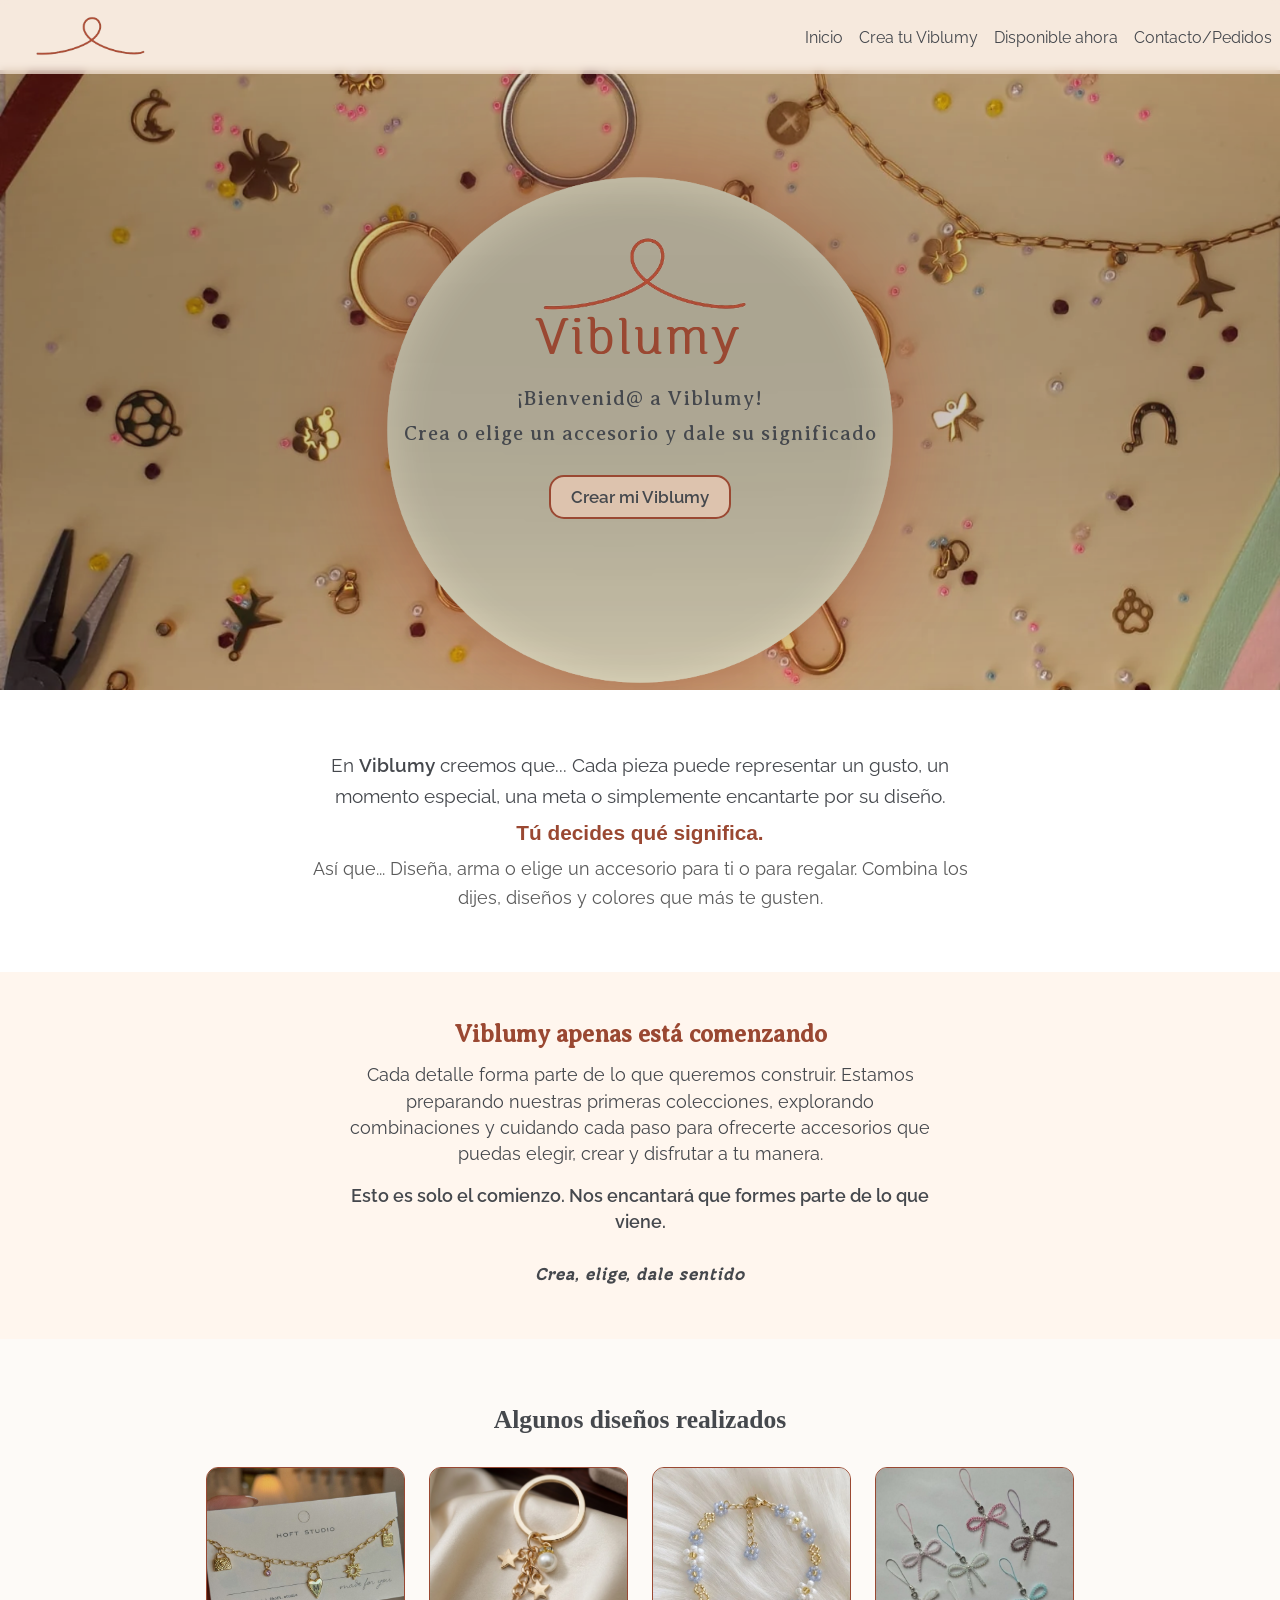
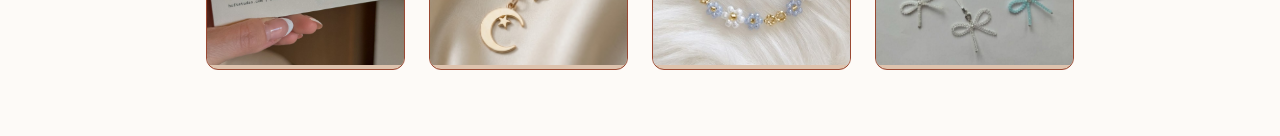
<file: index.html>
<!DOCTYPE html>
<html lang="en">

<head>
    <meta charset="UTF-8">
    <meta name="viewport" content="width=device-width, initial-scale=1.0">
    <title>Viblumy</title>
    <link rel="icon" href="images/viblumy_icon.ico">
    <link rel="stylesheet" href="https://cdn.jsdelivr.net/npm/bootstrap-icons@1.13.1/font/bootstrap-icons.min.css">
    <link rel="stylesheet" href="styles.css">
</head>

<body>
    <header>
        <img class="logo" src="./images/viblumy_icon.png" alt="Logo">
        <button id="abrir" class="abrir-menu"><i class="bi bi-list"></i></button>
        <nav class="nav" id="nav">
            <button class="cerrar-menu" id="cerrar"><i class="bi bi-x-circle"></i></button>
            <ul class="nav-list">
                <li><a href="index.html">Inicio</a></li>
                <li><a href="v_creaViblumy.html">Crea tu Viblumy</a></li>
                <li><a href="v_disponib.html">Disponible ahora</a></li>
                <li><a href="v_contact.html">Contacto/Pedidos</a></li>
            </ul>
        </nav>
    </header>

    <section id="inicio">
        <div class="hero-content">
            <img src="images/HeroFondo.png" alt="viblumy-hero" class="img-inicio">
            <div class="texto-hero">
                <img class="logo-hero" src="images/viblumy_icon.png" alt="Logo">
                <h1 class="viblumy-hero">Viblumy</h1>
                <p class="txt-inicio">¡Bienvenid@ a Viblumy!</p>
                <p class="txt-inicio">Crea o elige un accesorio y dale su significado</p>
                <br>
                <button class="boton-crear"><span><a href="v_creaViblumy.html" class="boton-crea">Crear mi Viblumy</a></span></button>
            </div>
        </div>
    </section>
    <section class="introduccion-viblumy">
        <div class="contenedor-texto">
            <p class="filosofia">
                En <strong>Viblumy</strong> creemos que... Cada pieza puede representar un gusto, un momento especial,
                una meta o simplemente encantarte por su diseño.
            </p>
            <p class="resalte">Tú decides qué significa.</p>
            <p class="accion">
                Así que... Diseña, arma o elige un accesorio para ti o para regalar. Combina los dijes, diseños y
                colores que más te gusten.
            </p>
        </div>
    </section>
    <section class="lanzamiento-viblumy">
        <div class="cont-lanzamiento-texto">
            <h2>Viblumy apenas está comenzando</h2>
            <p>Cada detalle forma parte de lo que queremos construir.
                Estamos preparando nuestras primeras colecciones, explorando combinaciones y cuidando cada paso para
                ofrecerte accesorios que puedas elegir, crear y disfrutar a tu manera.
            </p>
                <p class="despedida">
                Esto es solo el comienzo. Nos encantará que formes parte de lo que viene.
            </p>
            <p class="lema">
                <strong>Crea, elige, dale sentido</strong>
            </p>
        </div>
    </section>

    
        <h2 class="titulo-portafolio">Algunos diseños realizados</h2>
    <section class="portafolio-inicio-grid">    
        <article class="imagen-portafolio">
            <a href="v_pulserasCB.html"><img src="images/pulsera-portafolio.jpg" alt="portafolio" class="portafolio-img"></a>
        </article>
        <article class="imagen-portafolio">
            <a href="v_llaverosCB.html"><img src="images/llavero-portafolio.jpeg" alt="portafolio" class="portafolio-img"></a>
        </article>
        <article class="imagen-portafolio">
            <a href="v_pulserasCH.html"><img src="images/pulserachaqui-portafolio.jpg" alt="portafolio" class="portafolio-img"></a>
        </article>
        <article class="imagen-portafolio">
            <a href="v_llaverosCH.html"><img src="images/colgantes-portafolio.jpg" alt="portafolio" class="portafolio-img"></a>
        </article>
        <!--<article class="imagen-portafolio">
            <img src="images/dijes.jpeg" alt="portafolio" class="portafolio-img">
        </article>
        <article class="imagen-portafolio">
            <img src="images/dijes.jpeg" alt="portafolio" class="portafolio-img">
        </article>
        <article class="imagen-portafolio">
            <img src="images/dijes.jpeg" alt="portafolio" class="portafolio-img">
        </article>
        <article class="imagen-portafolio">
            <img src="images/dijes.jpeg" alt="portafolio" class="portafolio-img">
        </article>-->
    </section>

    <script src="script.js"></script>

</body>

</html>
</file>
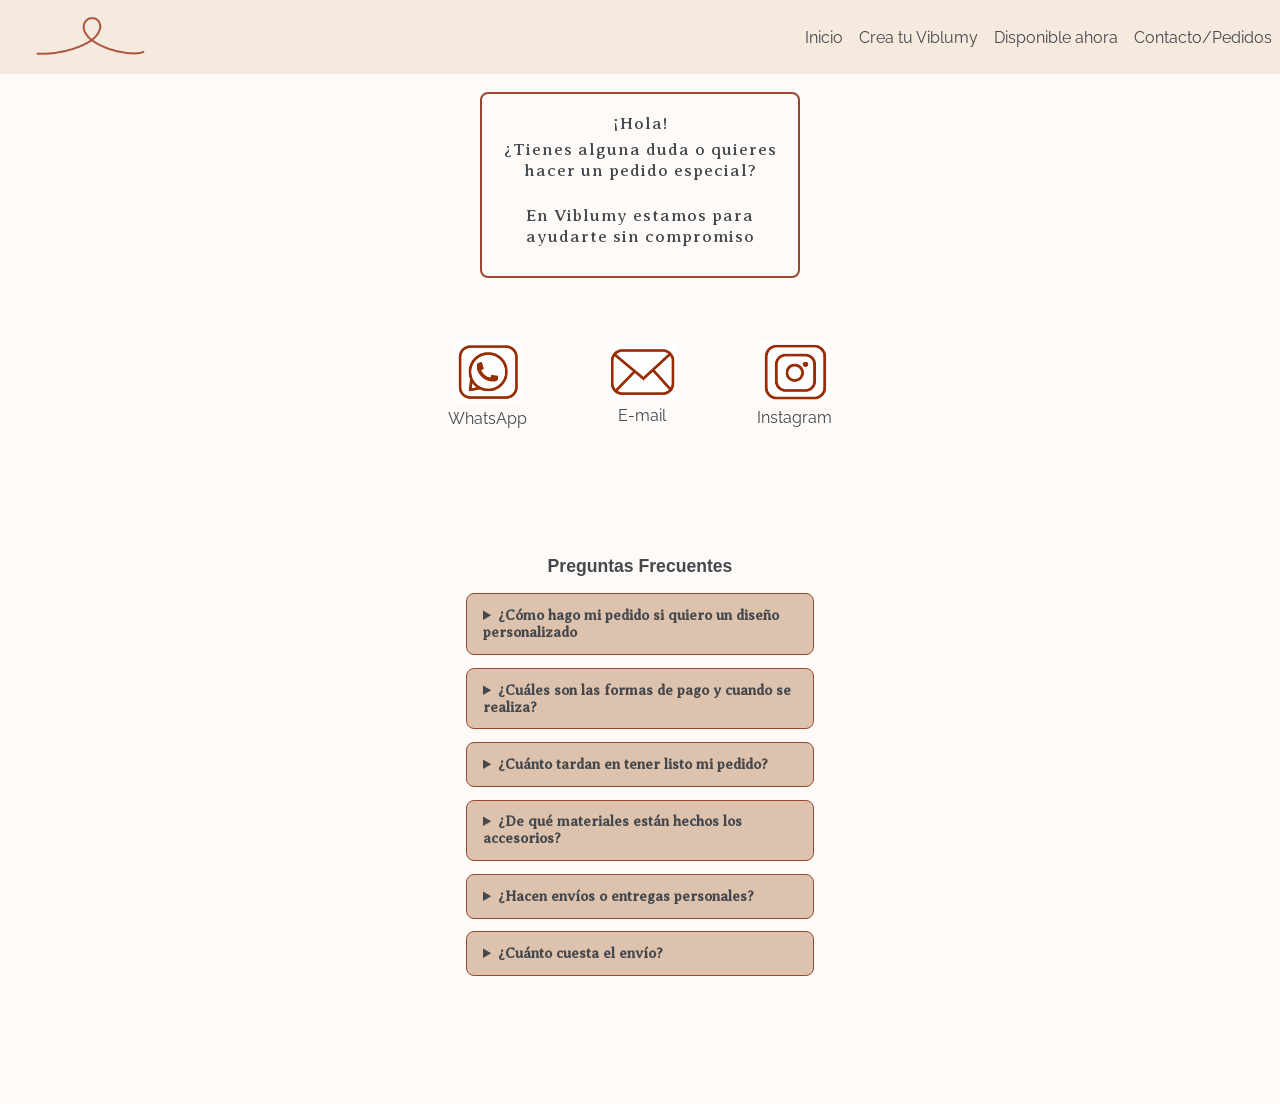
<file: v_contact.html>
<!DOCTYPE html>
<html lang="en">

<head>
    <meta charset="UTF-8">
    <meta name="viewport" content="width=device-width, initial-scale=1.0">
    <title>Viblumy</title>
    <link rel="icon" href="images/viblumy_icon.ico">
    <link rel="stylesheet" href="https://cdn.jsdelivr.net/npm/bootstrap-icons@1.13.1/font/bootstrap-icons.min.css">
    <link rel="stylesheet" href="styles.css">
</head>

<body>
    <header>
        <img class="logo" src="./images/viblumy_icon.png" alt="Logo">
        <button id="abrir" class="abrir-menu"><i class="bi bi-list"></i></button>
        <nav class="nav" id="nav">
            <button class="cerrar-menu" id="cerrar"><i class="bi bi-x-circle"></i></button>
            <ul class="nav-list">
                <li><a href="index.html">Inicio</a></li>
                <li><a href="v_creaViblumy.html">Crea tu Viblumy</a></li>
                <li><a href="v_disponib.html">Disponible ahora</a></li>
                <li><a href="v_contact.html">Contacto/Pedidos</a></li>
            </ul>
        </nav>
    </header>
    <script src="script.js"></script>

    <section class="contact">
        <div class="caja-mensaje">
            <p class="txtc txt-contacto1">¡Hola!</p>
            <p class="txtc txt-contacto">¿Tienes alguna duda o quieres hacer un pedido especial?</p>
            <br>
            <p class="txtc txt-contacto">En Viblumy estamos para ayudarte sin compromiso</p>
        </div>
        <div class="contenedor-btns-contacto">
            <a href="https://web.whatsapp.com/" target="_blank" class="btn-contacto">
                <img src="images/whatsapp_icon.png" alt="WhatsApp Icono">
                <span class="url-contacto">WhatsApp</span>
            </a>
            <a href="https://web.whatsapp.com/" target="_blank" class="btn-contacto">
                <img src="images/email_icon.png" alt="Email Icono">
                <span class="url-contacto">E-mail</span>
            </a>
            <a href="https://web.whatsapp.com/" target="_blank" class="btn-contacto">
                <img src="images/instagram_icon.png" alt="Instagram Icono">
                <span class="url-contacto">Instagram</span>
            </a>
        </div>
    </section>

    <section class="seccion-faq">
        <h3>Preguntas Frecuentes</h3>
        <details class="faq-item">
            <summary>¿Cómo hago mi pedido si quiero un diseño personalizado</summary>
            <p>¡Es súper fácil y tienes dos opciones dependiendo de lo que busques!</p>
            <li>
                <strong>Diseñando en nuestra web: </strong>
            </li>
            <p>Entra a la sección <strong>"Crea tu Viblumy"</strong> y selecciona el accesorio que deseas, después elige
                las piezas,
                dijes y elementos decorativos que más te gusten.
                Cuando termines, solo presiona el botón <strong>"Finalizar mi pedido por Whatsapp"</strong>. Tu diseño
                nos llegará de forma automática para ponernos de acuerdo contigo. 🙌</p>
            <li>
                <strong>Con una idea propia o referencia: </strong>
            </li>
            <p>Si deseas un accesorio diferente o tienes una foto de referencia de algo que te encantó, escribenos
                directamente por <strong>Whatsapp</strong> o <strong>Instagram</strong>.
                Cuéntanos tu idea para confirmar si podemos hacerla y darte una cotización a tu medida. ⭐​</p>

        </details>
        <details class="faq-item">
            <summary>¿Cuáles son las formas de pago y cuando se realiza?</summary>
            <p>Una vez que recibimos tu diseño o idea por mensaje, <strong>revisamos nuestro inventario para confirmarte
                    la
                    existencia de todas tus piezas</strong> y darte tu total exacto.</p>
            <p>Si todo está listo, te compartiremos nuestros datos bancarios para realizar el pago mediante
                <strong>transferencia electrónica</strong>.
                En cuanto nos envíes tu comprobante, comenzaremos a armar tu accesorio con mucho cariño. 💗​</p>

        </details>
        <details class="faq-item">
            <summary>¿Cuánto tardan en tener listo mi pedido?</summary>
            <ul>
                <li><strong>Diseños personalizados:</strong> </li>
                <p>Nos toma de <strong>1 a 2 días hábiles</strong> armar tu accesorio con mucho cuidado antes de que
                    salga a su destino. De igual manera, te mantendremos
                    al tanto de cada paso: te informaremos cuando tu pieza esté terminada y empacada, cuando esté lista
                    para salir y en el momento exacto en que haya sido enviada.</p>
                <li><strong>Diseños listos para enviar:</strong> </li>
                <p>Si eliges una pieza de nuestra colección inmediata, te avisaremos en cada paso del proceso: cuando
                    esté
                    lista para salir y en el momento exacto en que sea enviada.</p>
                <li><strong>Tiempos de envío:</strong> </li>
                <p>Una vez en paquetería, tu pedido tardará entre 2 y 5 días hábiles en llegar a tu puerta. 🚪</p>
            </ul>

        </details>
        <details class="faq-item">
            <summary>¿De qué materiales están hechos los accesorios?</summary>
            <p>En <strong>Viblumy</strong> tu confianza es lo primero, por eso seleccionamos materiales duraderos y de
                alta calidad.
                Para nuestras piezas de acero inoxidable manejamos las clasificaciones <strong>304 y 316</strong>
                (altamente
                resistentes).</p>
            <p>En cuanto a nuestras cuentas, chaquiras y elementos decorativos, cuidamos minuciosamente su calidad para
                asegurar que tus accesorios mantengan su brillo y color por mucho más tiempo. ✨​</p>


        </details>
        <details class="faq-item">
            <summary>¿Hacen envíos o entregas personales?</summary>
            <p>¡Llegamos a donde estés!</p>
            <ul>
                <li><strong>Envíos a todo México:</strong> </li>
                <p>Hacemos envíos nacionales de forma segura a cualquier estado de la república. Al confirmar tu pedido,
                    te
                    solicitaremos tus datos para cotizar y programar tu envío. 🚚​</p>
                <li><strong>¿Eres de Autlán de Navarro, Cihuatlán o Melaque?</strong>
                    <p>¡Por favor, <strong>haznos saber de cuál de estos tres lugares nos escribes</strong> al momento
                        de levantar tu pedido por
                        Whatsapp o Instagram!</p>
                    <ul>
                        <li><strong>Si estamos en tu mismo municipio esa semana:</strong> </li>
                        <p>Podremos coordinar una entrega sin costo en un punto medio, o enviártelo a tu puerta con un
                            <strong>repartidor
                                local por una tarifa muy accesible</strong>. 🛵​</p>
                        <li><strong>Si nos encontramos en un municipio diferente (por ejemplo, en vacaciones):</strong>
                        </li>
                        <p>¡No te preocupes! De igual manera te haremos llegar tu pedido directo a tu domicilio, pero
                            utilizando
                            el servicio de <strong>paquetería</strong>. 📦</p>
                </li>
            </ul>
            </ul>

        </details>
        <details class="faq-item">
            <summary>¿Cuánto cuesta el envío?</summary>
            <p>El costo dependerá del tipo de entrega que elijas según nuestra ubicación de la semana:</p>
            <ul>
                <li><strong>Reparto local (Autlán, Cihuatlán o Melaque)</strong></li>
                <p>Si nos encontramos en tu mismo municipio, el envío a domicilio con nuestro repartidor tiene una
                    tarifa fija muy accesible (por ejemplo, entre <strong>$30 y $50 pesos</strong>, dependiendo de la
                    zona).</p>
                <li><strong>Envíos nacionales:</strong> </li>
                <p>Si tu pedido se envía a otro municipio de la república o nos encontramos en un municipio diferente al
                    tuyo, el envío se realiza por paquetería tradicional. Al momento de escribirnos, te daremos la
                    cotización exacta según tu código postal.</p>
            </ul>
            <p>Recuerda que si prefieres la entrega en un punto medio céntrico o pasar a recogerlo, ¡es totalmente gratis!</p>

        </details>
    </section>

</body>

</html>
</file>
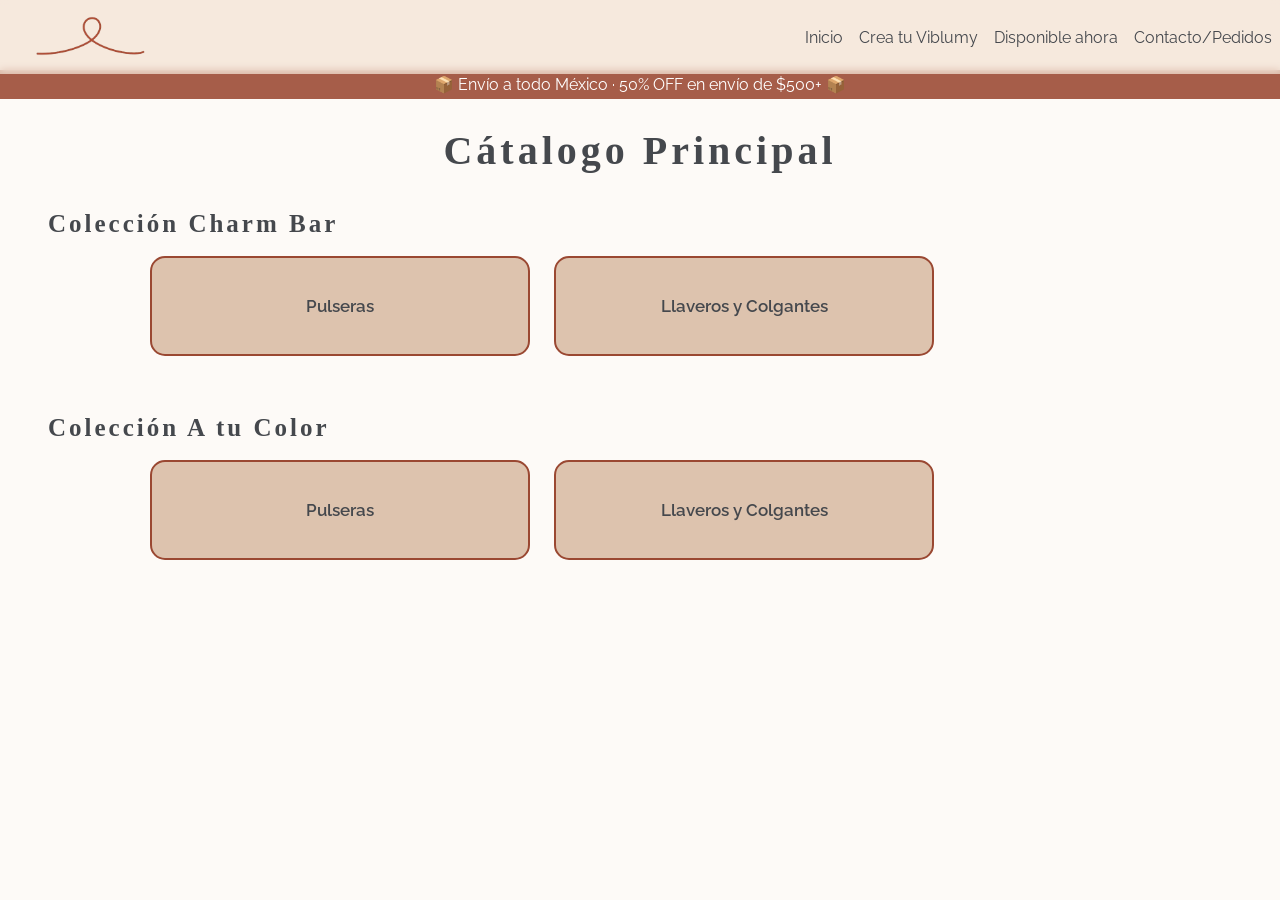
<file: v_creaViblumy.html>
<!DOCTYPE html>
<html lang="en">

<head>
    <meta charset="UTF-8">
    <meta name="viewport" content="width=device-width, initial-scale=1.0">
    <title>Viblumy</title>
    <link rel="icon" href="images/viblumy_icon.ico">
    <link rel="stylesheet" href="https://cdn.jsdelivr.net/npm/bootstrap-icons@1.13.1/font/bootstrap-icons.min.css">
    <link rel="stylesheet" href="styles.css">
</head>

<body>
    <header>
        <img class="logo" src="./images/viblumy_icon.png" alt="Logo">
        <button id="abrir" class="abrir-menu"><i class="bi bi-list"></i></button>
        <nav class="nav" id="nav">
            <button class="cerrar-menu" id="cerrar"><i class="bi bi-x-circle"></i></button>
            <ul class="nav-list">
                <li><a href="index.html">Inicio</a></li>
                <li><a href="v_creaViblumy.html">Crea tu Viblumy</a></li>
                <li><a href="v_disponib.html">Disponible ahora</a></li>
                <li><a href="v_contact.html">Contacto/Pedidos</a></li>
            </ul>
        </nav>
    </header>

    <div class="marquesina">
        <p> 📦 Envío a todo México · 50% OFF en envío de $500+ 📦 </p>
    </div>

    </section>
    <section class="catalofo-crear">
        <div class="contenedor-crear">
            <h2 class="title-cat">Cátalogo Principal</h2>
            <h3 class="subt-cat">Colección Charm Bar</h3>
            <div class="charm-bar">
                <a class="btn boton-pulseras-charm" href="v_pulserasCB.html">Pulseras</a>
                <a class="btn boton-colgantes-charm" href="v_llaverosCB.html">Llaveros y Colgantes</a>
                <h3 class="subt-cat">Colección A tu Color</h3>
                <div class="chaquis">
                    <a class="btn boton-pulseras-chaqui" href="v_pulserasCH.html">Pulseras</a>
                    <a class="btn boton-colgantes-chaqui" href="v_llaverosCH.html">Llaveros y Colgantes</a>
                </div>
            </div>
    </section>


    <script src="script.js"></script>
</body>

</html>
</file>
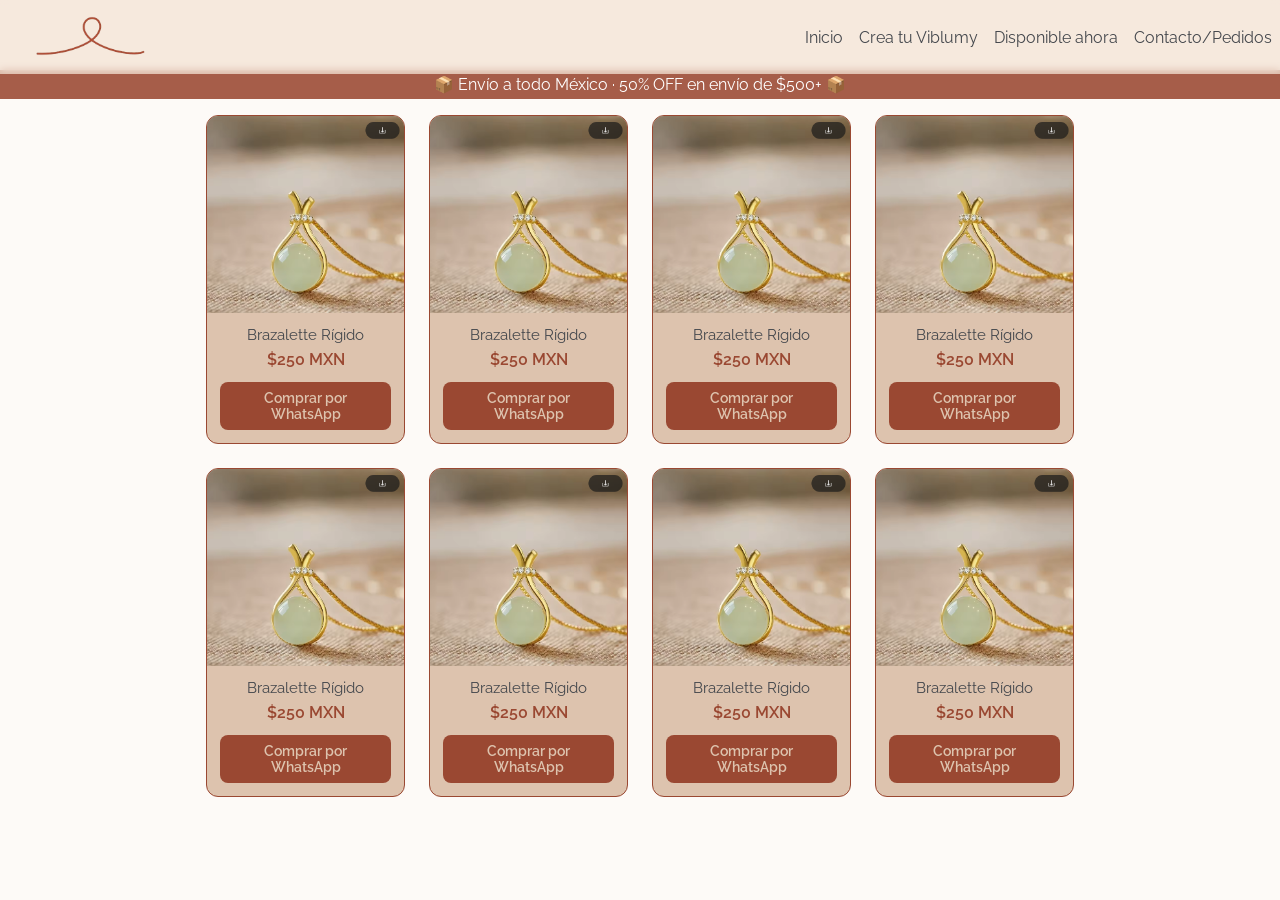
<file: v_disponib.html>
<!DOCTYPE html>
<html lang="en">

<head>
    <meta charset="UTF-8">
    <meta name="viewport" content="width=device-width, initial-scale=1.0">
    <title>Viblumy</title>
    <link rel="icon" href="images/viblumy_icon.ico">
    <link rel="stylesheet" href="https://cdn.jsdelivr.net/npm/bootstrap-icons@1.13.1/font/bootstrap-icons.min.css">
    <link rel="stylesheet" href="styles.css">
</head>

<body>

    <header>
        <img class="logo" src="./images/viblumy_icon.png" alt="Logo">
        <button id="abrir" class="abrir-menu"><i class="bi bi-list"></i></button>
        <nav class="nav" id="nav">
            <button class="cerrar-menu" id="cerrar"><i class="bi bi-x-circle"></i></button>
            <ul class="nav-list">
                <li><a href="index.html">Inicio</a></li>
                <li><a href="v_creaViblumy.html">Crea tu Viblumy</a></li>
                <li><a href="v_disponib.html">Disponible ahora</a></li>
                <li><a href="v_contact.html">Contacto/Pedidos</a></li>
            </ul>
        </nav>
    </header>

    <div class="marquesina">
    <p> 📦 Envío a todo México · 50% OFF en envío de $500+ 📦 </p>
  </div>

    <!-- <div class="filtros-disponible">
        <button class="btn-filtro-da activa" data-cat="todos">Todos</button>
        <button class="btn-filtro-da" data-cat="joyeria">Joyería</button>
        <button class="btn-filtro-da" data-cat="viblumy">Diseños de Viblumy</button>
    </div>-->

    <section class="catalogo-grid">
        <article class="tarjeta-producto tarjeta-disponible" data-cat="joyeria">
            <img src="images/DijeCorazon.png" alt="Dije Corazón" class="producto-img">
            <div class="producto-info">
                <h3 class="producto-titulo">Brazalette Rígido</h3>
                <p class="producto-precio">$250 MXN</p>

                <button type="button" class="btn-comprar btn-comprar-directo" data-nombre="Brazalette Rígido"
                    data-precio="250">
                    Comprar por WhatsApp
                </button>
            </div>
        </article>
        <article class="tarjeta-producto tarjeta-disponible" data-cat="viblumy">
            <img src="images/DijeCorazon.png" alt="Dije Corazón" class="producto-img">
            <div class="producto-info">
                <h3 class="producto-titulo">Brazalette Rígido</h3>
                <p class="producto-precio">$250 MXN</p>

                <button type="button" class="btn-comprar btn-comprar-directo" data-nombre="Brazalette Rígido"
                    data-precio="250">
                    Comprar por WhatsApp
                </button>
            </div>
        </article>
        <article class="tarjeta-producto tarjeta-disponible" data-cat="joyeria">
            <img src="images/DijeCorazon.png" alt="Dije Corazón" class="producto-img">
            <div class="producto-info">
                <h3 class="producto-titulo">Brazalette Rígido</h3>
                <p class="producto-precio">$250 MXN</p>

                <button type="button" class="btn-comprar btn-comprar-directo" data-nombre="Brazalette Rígido"
                    data-precio="250">
                    Comprar por WhatsApp
                </button>
            </div>
        </article>
        <article class="tarjeta-producto tarjeta-disponible" data-cat="viblumy">
            <img src="images/DijeCorazon.png" alt="Dije Corazón" class="producto-img">
            <div class="producto-info">
                <h3 class="producto-titulo">Brazalette Rígido</h3>
                <p class="producto-precio">$250 MXN</p>

                <button type="button" class="btn-comprar btn-comprar-directo" data-nombre="Brazalette Rígido"
                    data-precio="250">
                    Comprar por WhatsApp
                </button>
            </div>
        </article>
        <article class="tarjeta-producto tarjeta-disponible" data-cat="joyeria">
            <img src="images/DijeCorazon.png" alt="Dije Corazón" class="producto-img">
            <div class="producto-info">
                <h3 class="producto-titulo">Brazalette Rígido</h3>
                <p class="producto-precio">$250 MXN</p>

                <button type="button" class="btn-comprar btn-comprar-directo" data-nombre="Brazalette Rígido"
                    data-precio="250">
                    Comprar por WhatsApp
                </button>
            </div>
        </article>
        <article class="tarjeta-producto tarjeta-disponible" data-cat="viblumy">
            <img src="images/DijeCorazon.png" alt="Dije Corazón" class="producto-img">
            <div class="producto-info">
                <h3 class="producto-titulo">Brazalette Rígido</h3>
                <p class="producto-precio">$250 MXN</p>

                <button type="button" class="btn-comprar btn-comprar-directo" data-nombre="Brazalette Rígido"
                    data-precio="250">
                    Comprar por WhatsApp
                </button>
            </div>
        </article>
        <article class="tarjeta-producto tarjeta-disponible" data-cat="joyeria">
            <img src="images/DijeCorazon.png" alt="Dije Corazón" class="producto-img">
            <div class="producto-info">
                <h3 class="producto-titulo">Brazalette Rígido</h3>
                <p class="producto-precio">$250 MXN</p>

                <button type="button" class="btn-comprar btn-comprar-directo" data-nombre="Brazalette Rígido"
                    data-precio="250">
                    Comprar por WhatsApp
                </button>
            </div>
        </article>
        <article class="tarjeta-producto tarjeta-disponible" data-cat="viblumy">
            <img src="images/DijeCorazon.png" alt="Dije Corazón" class="producto-img">
            <div class="producto-info">
                <h3 class="producto-titulo">Brazalette Rígido</h3>
                <p class="producto-precio">$250 MXN</p>

                <button type="button" class="btn-comprar btn-comprar-directo" data-nombre="Brazalette Rígido"
                    data-precio="250">
                    Comprar por WhatsApp
                </button>
            </div>
        </article>
    </section>

    <script src="script.js"></script>

</body>

</html>
</file>
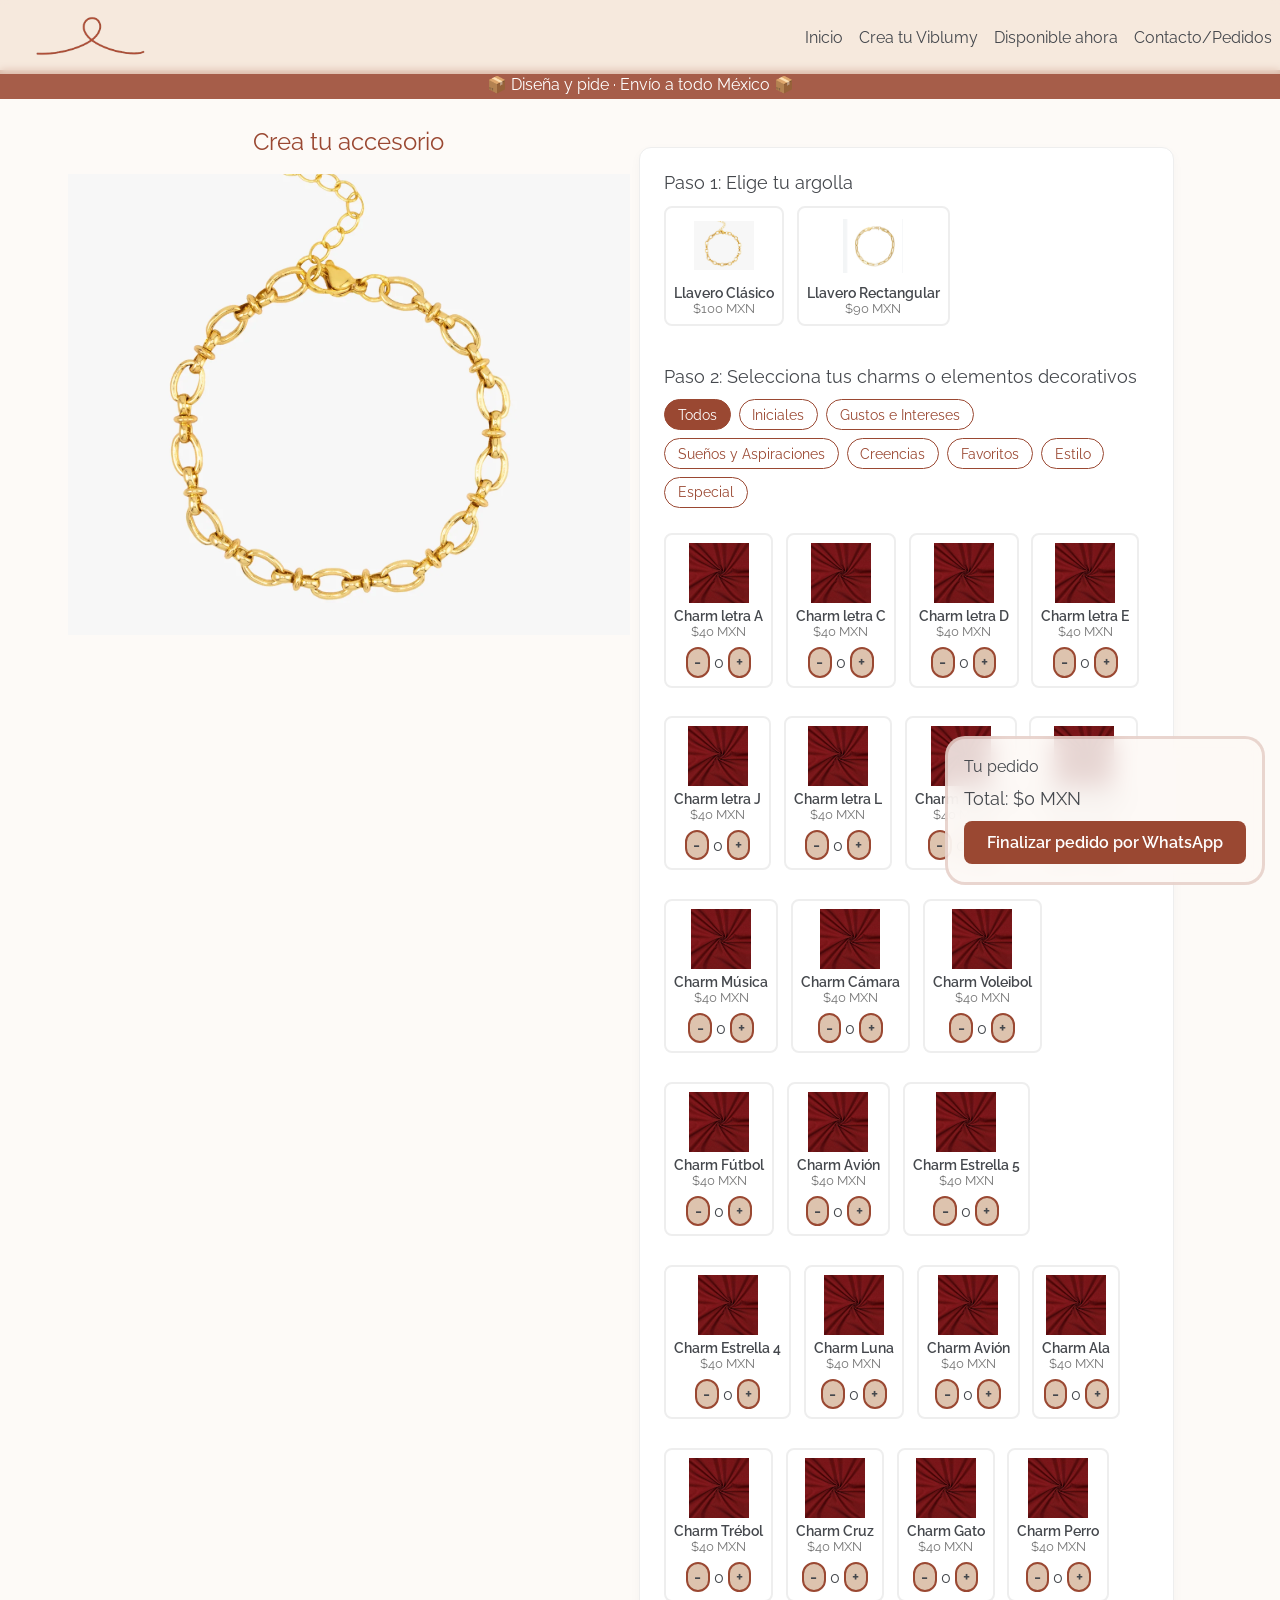
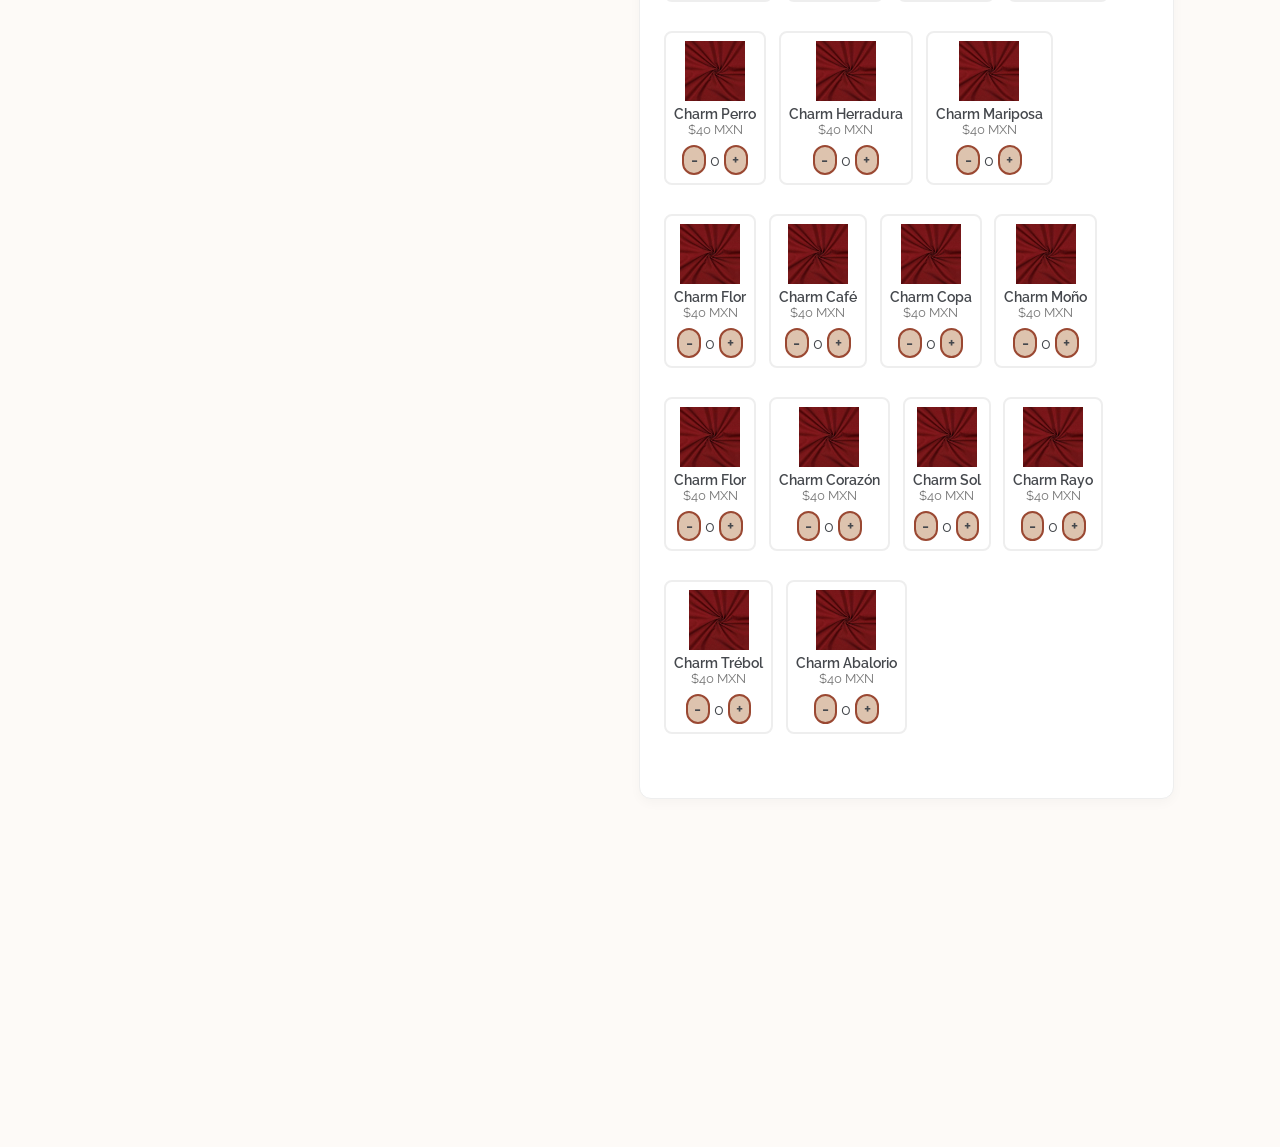
<file: v_llaverosCB.html>
<!DOCTYPE html>
<html lang="es">

<head>
  <meta charset="UTF-8">
  <meta name="viewport" content="width=device-width, initial-scale=1.0">
  <title>Viblumy</title>
  <link rel="icon" href="images/viblumy_icon.ico">
  <link rel="stylesheet" href="https://cdn.jsdelivr.net/npm/bootstrap-icons@1.13.1/font/bootstrap-icons.min.css">
  <link rel="stylesheet" href="styles.css">
</head>

<body>
  <header>
    <img class="logo" src="./images/viblumy_icon.png" alt="Logo">
    <button id="abrir" class="abrir-menu"><i class="bi bi-list"></i></button>
    <nav class="nav" id="nav">
      <button class="cerrar-menu" id="cerrar"><i class="bi bi-x-circle"></i></button>
      <ul class="nav-list">
        <li><a href="index.html">Inicio</a></li>
        <li><a href="v_creaViblumy.html">Crea tu Viblumy</a></li>
        <li><a href="v_disponib.html">Disponible ahora</a></li>
        <li><a href="v_contact.html">Contacto/Pedidos</a></li>
      </ul>
    </nav>
  </header>

  <div class="marquesina">
    <p>📦 Diseña y pide · Envío a todo México 📦</p>
  </div>

  <main class="personalizador-wrapper">
    <!-- COLUMNA IZQUIERDA: LIENZO Y PREVISUALIZACIÓN -->
    <section class="lienzo-seccion">
      <h3 class="titulo-lienzo">Crea tu accesorio</h3>
      <div class="lienzo-contenedor">
        <!-- Foto de la base seleccionada -->
        <img id="pulsera-actual" src="images/pulsera.png" alt="Base Llavero" class="img-base">
      </div>
    </section>

    <!-- TICKET FLOTANTE / LATERAL (INICIALIZADO VACÍO) -->
    <aside class="ticket-sección">
      <div class="ticket-flotante">
        <div class="ticket-contenido">
          <h3>Tu pedido</h3>

          <div id="lista-pedido"></div>

          <div class="ticket-total">
            <strong>Total: <span id="precio-total">$0 MXN</span></strong>
          </div>

          <button id="btn-whatsapp" class="btn-finalizar">
            Finalizar pedido por WhatsApp
          </button>
        </div>
      </div>
    </aside>

    <!-- COLUMNA DERECHA: PANEL DE OPCIONES -->
    <section class="panel-seccion">

      <!-- 1. SELECCIONAR BASE DE LLAVERO -->
      <div class="bloque-opcion">
        <h3 class="subtitulo-seccion">Paso 1: Elige tu argolla</h3>
        <div class="pulsera-grid">
          <!-- Llavero Base 1 -->
          <div class="tarjeta-pulsera" data-nombre="Llavero Clásico" data-estilo="clasica" data-img="images/pulsera.png"
            data-tipo="llavero">
            <img src="images/pulsera.png" alt="Llavero Clásico">
            <p class="nombre">Llavero Clásico</p>
            <p class="precio">$100 MXN</p>
          </div>
          <!-- Llavero Base 2 -->
          <div class="tarjeta-pulsera" data-nombre="Llavero Rectangular" data-estilo="rectangular"
            data-img="images/pulsera2.png" data-tipo="llavero">
            <img src="images/pulsera2.png" alt="Llavero Rectangular">
            <p class="nombre">Llavero Rectangular</p>
            <p class="precio">$90 MXN</p>
          </div>
        </div>
      </div> <!-- Fin Paso 1 -->

      <!-- 2. SELECCIONAR CHARMS o ELEMENTOS DECORATIVOS -->
      <div class="bloque-opcion">
        <h3 class="subtitulo-seccion">Paso 2: Selecciona tus charms o elementos decorativos</h3>

        <div class="filtros-contenedor">
          <!-- Pestañas Principales (Categorías) -->
          <div class="pestañas-categorias">
            <button class="btn-cat activa" data-cat="todos">Todos</button>
            <button class="btn-cat" data-cat="iniciales">Iniciales</button>
            <button class="btn-cat" data-cat="gustos">Gustos e Intereses</button>
            <button class="btn-cat" data-cat="sueños">Sueños y Aspiraciones</button>
            <button class="btn-cat" data-cat="creencias">Creencias</button>
            <button class="btn-cat" data-cat="favoritos">Favoritos</button>
            <button class="btn-cat" data-cat="estilo">Estilo</button>
            <button class="btn-cat" data-cat="especial">Especial</button>
          </div>

          <!-- Cuadrícula de charms -->
          <div class="charm-grid" id="catalogo-charms">
            <!-- Dijes Iniciales -->
            <div class="tarjeta-charm" data-id="charm-A" data-nombre="Charm letra A" data-cat="iniciales"
              data-img="images/dijes.jpeg">
              <img src="images/dijes.jpeg" alt="letra A">
              <p class="nombre">Charm letra A</p>
              <p class="precio">$40 MXN</p>
              <div class="contador-box">
                <button class="btn-cant btn-restar">-</button>
                <span class="cant-num">0</span>
                <button class="btn-cant btn-sumar">+</button>
              </div>
            </div>
            <div class="tarjeta-charm" data-id="charm-C" data-nombre="Charm letra C" data-cat="iniciales"
              data-img="images/dijes.jpeg">
              <img src="images/dijes.jpeg" alt="letra C">
              <p class="nombre">Charm letra C</p>
              <p class="precio">$40 MXN</p>
              <div class="contador-box">
                <button class="btn-cant btn-restar">-</button>
                <span class="cant-num">0</span>
                <button class="btn-cant btn-sumar">+</button>
              </div>
            </div>
            <div class="tarjeta-charm" data-id="charm-D" data-nombre="Charm letra D" data-cat="iniciales"
              data-img="images/dijes.jpeg">
              <img src="images/dijes.jpeg" alt="letra D">
              <p class="nombre">Charm letra D</p>
              <p class="precio">$40 MXN</p>
              <div class="contador-box">
                <button class="btn-cant btn-restar">-</button>
                <span class="cant-num">0</span>
                <button class="btn-cant btn-sumar">+</button>
              </div>
            </div>
            <div class="tarjeta-charm" data-id="charm-E" data-nombre="Charm letra E" data-cat="iniciales"
              data-img="images/dijes.jpeg">
              <img src="images/dijes.jpeg" alt="letra E">
              <p class="nombre">Charm letra E</p>
              <p class="precio">$40 MXN</p>
              <div class="contador-box">
                <button class="btn-cant btn-restar">-</button>
                <span class="cant-num">0</span>
                <button class="btn-cant btn-sumar">+</button>
              </div>
            </div>
            <div class="tarjeta-charm" data-id="charm-J" data-nombre="Charm letra J" data-cat="iniciales"
              data-img="images/dijes.jpeg">
              <img src="images/dijes.jpeg" alt="letra J">
              <p class="nombre">Charm letra J</p>
              <p class="precio">$40 MXN</p>
              <div class="contador-box">
                <button class="btn-cant btn-restar">-</button>
                <span class="cant-num">0</span>
                <button class="btn-cant btn-sumar">+</button>
              </div>
            </div>
            <div class="tarjeta-charm" data-id="charm-L" data-nombre="Charm letra L" data-cat="iniciales"
              data-img="images/dijes.jpeg">
              <img src="images/dijes.jpeg" alt="letra L">
              <p class="nombre">Charm letra L</p>
              <p class="precio">$40 MXN</p>
              <div class="contador-box">
                <button class="btn-cant btn-restar">-</button>
                <span class="cant-num">0</span>
                <button class="btn-cant btn-sumar">+</button>
              </div>
            </div>
            <div class="tarjeta-charm" data-id="charm-M" data-nombre="Charm letra M" data-cat="iniciales"
              data-img="images/dijes.jpeg">
              <img src="images/dijes.jpeg" alt="letra M">
              <p class="nombre">Charm letra M</p>
              <p class="precio">$40 MXN</p>
              <div class="contador-box">
                <button class="btn-cant btn-restar">-</button>
                <span class="cant-num">0</span>
                <button class="btn-cant btn-sumar">+</button>
              </div>
            </div>
            <div class="tarjeta-charm" data-id="charm-S" data-nombre="Charm letra S" data-cat="iniciales"
              data-img="images/dijes.jpeg">
              <img src="images/dijes.jpeg" alt="letra S">
              <p class="nombre">Charm letra A</p>
              <p class="precio">$40 MXN</p>
              <div class="contador-box">
                <button class="btn-cant btn-restar">-</button>
                <span class="cant-num">0</span>
                <button class="btn-cant btn-sumar">+</button>
              </div>
            </div>

            <!-- Dijes Gustos e Intereses-->
            <div class="tarjeta-charm" data-id="charm-Música" data-nombre="Charm Música" data-cat="gustos"
              data-img="images/dijes.jpeg">
              <img src="images/dijes.jpeg" alt="Música">
              <p class="nombre">Charm Música</p>
              <p class="precio">$40 MXN</p>
              <div class="contador-box">
                <button class="btn-cant btn-restar">-</button>
                <span class="cant-num">0</span>
                <button class="btn-cant btn-sumar">+</button>
              </div>
            </div>
            <div class="tarjeta-charm" data-id="charm-Cámara" data-nombre="Charm Cámara" data-cat="gustos"
              data-img="images/dijes.jpeg">
              <img src="images/dijes.jpeg" alt="Cámara">
              <p class="nombre">Charm Cámara</p>
              <p class="precio">$40 MXN</p>
              <div class="contador-box">
                <button class="btn-cant btn-restar">-</button>
                <span class="cant-num">0</span>
                <button class="btn-cant btn-sumar">+</button>
              </div>
            </div>
            <div class="tarjeta-charm" data-id="charm-DeporteVoli" data-nombre="Charm Voleibol" data-cat="gustos"
              data-img="images/dijes.jpeg">
              <img src="images/dijes.jpeg" alt="Voleibol">
              <p class="nombre">Charm Voleibol</p>
              <p class="precio">$40 MXN</p>
              <div class="contador-box">
                <button class="btn-cant btn-restar">-</button>
                <span class="cant-num">0</span>
                <button class="btn-cant btn-sumar">+</button>
              </div>
            </div>
            <div class="tarjeta-charm" data-id="charm-DeporteFut" data-nombre="Charm Fútbol" data-cat="gustos"
              data-img="images/dijes.jpeg">
              <img src="images/dijes.jpeg" alt="Fútbol">
              <p class="nombre">Charm Fútbol</p>
              <p class="precio">$40 MXN</p>
              <div class="contador-box">
                <button class="btn-cant btn-restar">-</button>
                <span class="cant-num">0</span>
                <button class="btn-cant btn-sumar">+</button>
              </div>
            </div>
            <div class="tarjeta-charm" data-id="charm-Avión" data-nombre="Charm Avión" data-cat="gustos"
              data-img="images/dijes.jpeg">
              <img src="images/dijes.jpeg" alt="Avión">
              <p class="nombre">Charm Avión</p>
              <p class="precio">$40 MXN</p>
              <div class="contador-box">
                <button class="btn-cant btn-restar">-</button>
                <span class="cant-num">0</span>
                <button class="btn-cant btn-sumar">+</button>
              </div>
            </div>

            <!-- Dijes Sueños y Aspiraciones -->
            <div class="tarjeta-charm" data-id="charm-Estrella5" data-nombre="Charm Estrella5" data-cat="sueños"
              data-img="images/dijes.jpeg">
              <img src="images/dijes.jpeg" alt="Estrella5">
              <p class="nombre">Charm Estrella 5</p>
              <p class="precio">$40 MXN</p>
              <div class="contador-box">
                <button class="btn-cant btn-restar">-</button>
                <span class="cant-num">0</span>
                <button class="btn-cant btn-sumar">+</button>
              </div>
            </div>
            <div class="tarjeta-charm" data-id="charm-Estrella4" data-nombre="Charm Estrella4" data-cat="sueños"
              data-img="images/dijes.jpeg">
              <img src="images/dijes.jpeg" alt="Estrella4">
              <p class="nombre">Charm Estrella 4</p>
              <p class="precio">$40 MXN</p>
              <div class="contador-box">
                <button class="btn-cant btn-restar">-</button>
                <span class="cant-num">0</span>
                <button class="btn-cant btn-sumar">+</button>
              </div>
            </div>
            <div class="tarjeta-charm" data-id="charm-Luna" data-nombre="Charm Luna" data-cat="sueños"
              data-img="images/dijes.jpeg">
              <img src="images/dijes.jpeg" alt="Luna">
              <p class="nombre">Charm Luna</p>
              <p class="precio">$40 MXN</p>
              <div class="contador-box">
                <button class="btn-cant btn-restar">-</button>
                <span class="cant-num">0</span>
                <button class="btn-cant btn-sumar">+</button>
              </div>
            </div>
            <div class="tarjeta-charm" data-id="charm-Avión" data-nombre="Charm Avión" data-cat="sueños"
              data-img="images/dijes.jpeg">
              <img src="images/dijes.jpeg" alt="Avión">
              <p class="nombre">Charm Avión</p>
              <p class="precio">$40 MXN</p>
              <div class="contador-box">
                <button class="btn-cant btn-restar">-</button>
                <span class="cant-num">0</span>
                <button class="btn-cant btn-sumar">+</button>
              </div>
            </div>


            <!-- Dijes Creencias -->
            <div class="tarjeta-charm" data-id="charm-Ala" data-nombre="Charm Ala" data-cat="creencias"
              data-img="images/dijes.jpeg">
              <img src="images/dijes.jpeg" alt="Ala">
              <p class="nombre">Charm Ala</p>
              <p class="precio">$40 MXN</p>
              <div class="contador-box">
                <button class="btn-cant btn-restar">-</button>
                <span class="cant-num">0</span>
                <button class="btn-cant btn-sumar">+</button>
              </div>
            </div>
            <div class="tarjeta-charm" data-id="charm-Trébol" data-nombre="Charm Trébol" data-cat="creencias"
              data-img="images/dijes.jpeg">
              <img src="images/dijes.jpeg" alt="Trébol">
              <p class="nombre">Charm Trébol</p>
              <p class="precio">$40 MXN</p>
              <div class="contador-box">
                <button class="btn-cant btn-restar">-</button>
                <span class="cant-num">0</span>
                <button class="btn-cant btn-sumar">+</button>
              </div>
            </div>
            <div class="tarjeta-charm" data-id="charm-Cruz" data-nombre="Charm Cruz" data-cat="creencias"
              data-img="images/dijes.jpeg">
              <img src="images/dijes.jpeg" alt="Cruz">
              <p class="nombre">Charm Cruz</p>
              <p class="precio">$40 MXN</p>
              <div class="contador-box">
                <button class="btn-cant btn-restar">-</button>
                <span class="cant-num">0</span>
                <button class="btn-cant btn-sumar">+</button>
              </div>
            </div>

            <!-- Dijes Favoritos -->
            <div class="tarjeta-charm" data-id="charm-Gato" data-nombre="Charm Gato" data-cat="favoritos"
              data-img="images/dijes.jpeg">
              <img src="images/dijes.jpeg" alt="Gato">
              <p class="nombre">Charm Gato</p>
              <p class="precio">$40 MXN</p>
              <div class="contador-box">
                <button class="btn-cant btn-restar">-</button>
                <span class="cant-num">0</span>
                <button class="btn-cant btn-sumar">+</button>
              </div>
            </div>
            <div class="tarjeta-charm" data-id="charm-Perro" data-nombre="Charm Perro" data-cat="favoritos"
              data-img="images/dijes.jpeg">
              <img src="images/dijes.jpeg" alt="Perro">
              <p class="nombre">Charm Perro</p>
              <p class="precio">$40 MXN</p>
              <div class="contador-box">
                <button class="btn-cant btn-restar">-</button>
                <span class="cant-num">0</span>
                <button class="btn-cant btn-sumar">+</button>
              </div>
            </div>
            <div class="tarjeta-charm" data-id="charm-Perro" data-nombre="Charm Perro" data-cat="favoritos"
              data-img="images/dijes.jpeg">
              <img src="images/dijes.jpeg" alt="Perro">
              <p class="nombre">Charm Perro</p>
              <p class="precio">$40 MXN</p>
              <div class="contador-box">
                <button class="btn-cant btn-restar">-</button>
                <span class="cant-num">0</span>
                <button class="btn-cant btn-sumar">+</button>
              </div>
            </div>
            <div class="tarjeta-charm" data-id="charm-Herradura" data-nombre="Charm Herradura" data-cat="favoritos"
              data-img="images/dijes.jpeg">
              <img src="images/dijes.jpeg" alt="Herradura">
              <p class="nombre">Charm Herradura</p>
              <p class="precio">$40 MXN</p>
              <div class="contador-box">
                <button class="btn-cant btn-restar">-</button>
                <span class="cant-num">0</span>
                <button class="btn-cant btn-sumar">+</button>
              </div>
            </div>
            <div class="tarjeta-charm" data-id="charm-Mariposa" data-nombre="Charm Mariposa" data-cat="favoritos"
              data-img="images/dijes.jpeg">
              <img src="images/dijes.jpeg" alt="Mariposa">
              <p class="nombre">Charm Mariposa</p>
              <p class="precio">$40 MXN</p>
              <div class="contador-box">
                <button class="btn-cant btn-restar">-</button>
                <span class="cant-num">0</span>
                <button class="btn-cant btn-sumar">+</button>
              </div>
            </div>
            <div class="tarjeta-charm" data-id="charm-Flor" data-nombre="Charm Flor" data-cat="favoritos"
              data-img="images/dijes.jpeg">
              <img src="images/dijes.jpeg" alt="Flor">
              <p class="nombre">Charm Flor</p>
              <p class="precio">$40 MXN</p>
              <div class="contador-box">
                <button class="btn-cant btn-restar">-</button>
                <span class="cant-num">0</span>
                <button class="btn-cant btn-sumar">+</button>
              </div>
            </div>
            <div class="tarjeta-charm" data-id="charm-Café" data-nombre="Charm Café" data-cat="favoritos"
              data-img="images/dijes.jpeg">
              <img src="images/dijes.jpeg" alt="Café">
              <p class="nombre">Charm Café</p>
              <p class="precio">$40 MXN</p>
              <div class="contador-box">
                <button class="btn-cant btn-restar">-</button>
                <span class="cant-num">0</span>
                <button class="btn-cant btn-sumar">+</button>
              </div>
            </div>
            <div class="tarjeta-charm" data-id="charm-Copa" data-nombre="Charm Copa" data-cat="favoritos"
              data-img="images/dijes.jpeg">
              <img src="images/dijes.jpeg" alt="Copa">
              <p class="nombre">Charm Copa</p>
              <p class="precio">$40 MXN</p>
              <div class="contador-box">
                <button class="btn-cant btn-restar">-</button>
                <span class="cant-num">0</span>
                <button class="btn-cant btn-sumar">+</button>
              </div>
            </div>

            <!-- Dijes Estilo -->
            <div class="tarjeta-charm" data-id="charm-Moño" data-nombre="Charm Moño" data-cat="estilo"
              data-img="images/dijes.jpeg">
              <img src="images/dijes.jpeg" alt="Moño">
              <p class="nombre">Charm Moño</p>
              <p class="precio">$40 MXN</p>
              <div class="contador-box">
                <button class="btn-cant btn-restar">-</button>
                <span class="cant-num">0</span>
                <button class="btn-cant btn-sumar">+</button>
              </div>
            </div>
            <div class="tarjeta-charm" data-id="charm-Flor" data-nombre="Charm Flor" data-cat="estilo"
              data-img="images/dijes.jpeg">
              <img src="images/dijes.jpeg" alt="Flor">
              <p class="nombre">Charm Flor</p>
              <p class="precio">$40 MXN</p>
              <div class="contador-box">
                <button class="btn-cant btn-restar">-</button>
                <span class="cant-num">0</span>
                <button class="btn-cant btn-sumar">+</button>
              </div>
            </div>
            <div class="tarjeta-charm" data-id="charm-Corazón" data-nombre="Charm Corazón" data-cat="estilo"
              data-img="images/dijes.jpeg">
              <img src="images/dijes.jpeg" alt="Corazón">
              <p class="nombre">Charm Corazón</p>
              <p class="precio">$40 MXN</p>
              <div class="contador-box">
                <button class="btn-cant btn-restar">-</button>
                <span class="cant-num">0</span>
                <button class="btn-cant btn-sumar">+</button>
              </div>
            </div>
            <div class="tarjeta-charm" data-id="charm-Sol" data-nombre="Charm Sol" data-cat="estilo"
              data-img="images/dijes.jpeg">
              <img src="images/dijes.jpeg" alt="Sol">
              <p class="nombre">Charm Sol</p>
              <p class="precio">$40 MXN</p>
              <div class="contador-box">
                <button class="btn-cant btn-restar">-</button>
                <span class="cant-num">0</span>
                <button class="btn-cant btn-sumar">+</button>
              </div>
            </div>
            <div class="tarjeta-charm" data-id="charm-Rayo" data-nombre="Charm Rayo" data-cat="estilo"
              data-img="images/dijes.jpeg">
              <img src="images/dijes.jpeg" alt="Rayo">
              <p class="nombre">Charm Rayo</p>
              <p class="precio">$40 MXN</p>
              <div class="contador-box">
                <button class="btn-cant btn-restar">-</button>
                <span class="cant-num">0</span>
                <button class="btn-cant btn-sumar">+</button>
              </div>
            </div>
            <div class="tarjeta-charm" data-id="charm-Trébol" data-nombre="Charm Trébol" data-cat="estilo"
              data-img="images/dijes.jpeg">
              <img src="images/dijes.jpeg" alt="Trébol">
              <p class="nombre">Charm Trébol</p>
              <p class="precio">$40 MXN</p>
              <div class="contador-box">
                <button class="btn-cant btn-restar">-</button>
                <span class="cant-num">0</span>
                <button class="btn-cant btn-sumar">+</button>
              </div>
            </div>

            <!-- Dijes Especial -->
            <div class="tarjeta-charm" data-id="charm-Abalorio" data-nombre="Charm Abalorio" data-cat="estilo"
              data-img="images/dijes.jpeg">
              <img src="images/dijes.jpeg" alt="Abalorio">
              <p class="nombre">Charm Abalorio</p>
              <p class="precio">$40 MXN</p>
              <div class="contador-box">
                <button class="btn-cant btn-restar">-</button>
                <span class="cant-num">0</span>
                <button class="btn-cant btn-sumar">+</button>
              </div>
            </div>

          </div> <!-- Fin catalogo-charms -->
        </div> <!-- Fin filtros-contenedor -->
      </div> <!-- Fin Paso 2 -->

    </section> <!-- Fin panel-seccion -->

  </main>

  <script src="script.js"></script>

  <div style="height: 120px;"></div>
  <div style="height: 20vh; min-height: 140px;"></div>
</body>

</html>
</file>
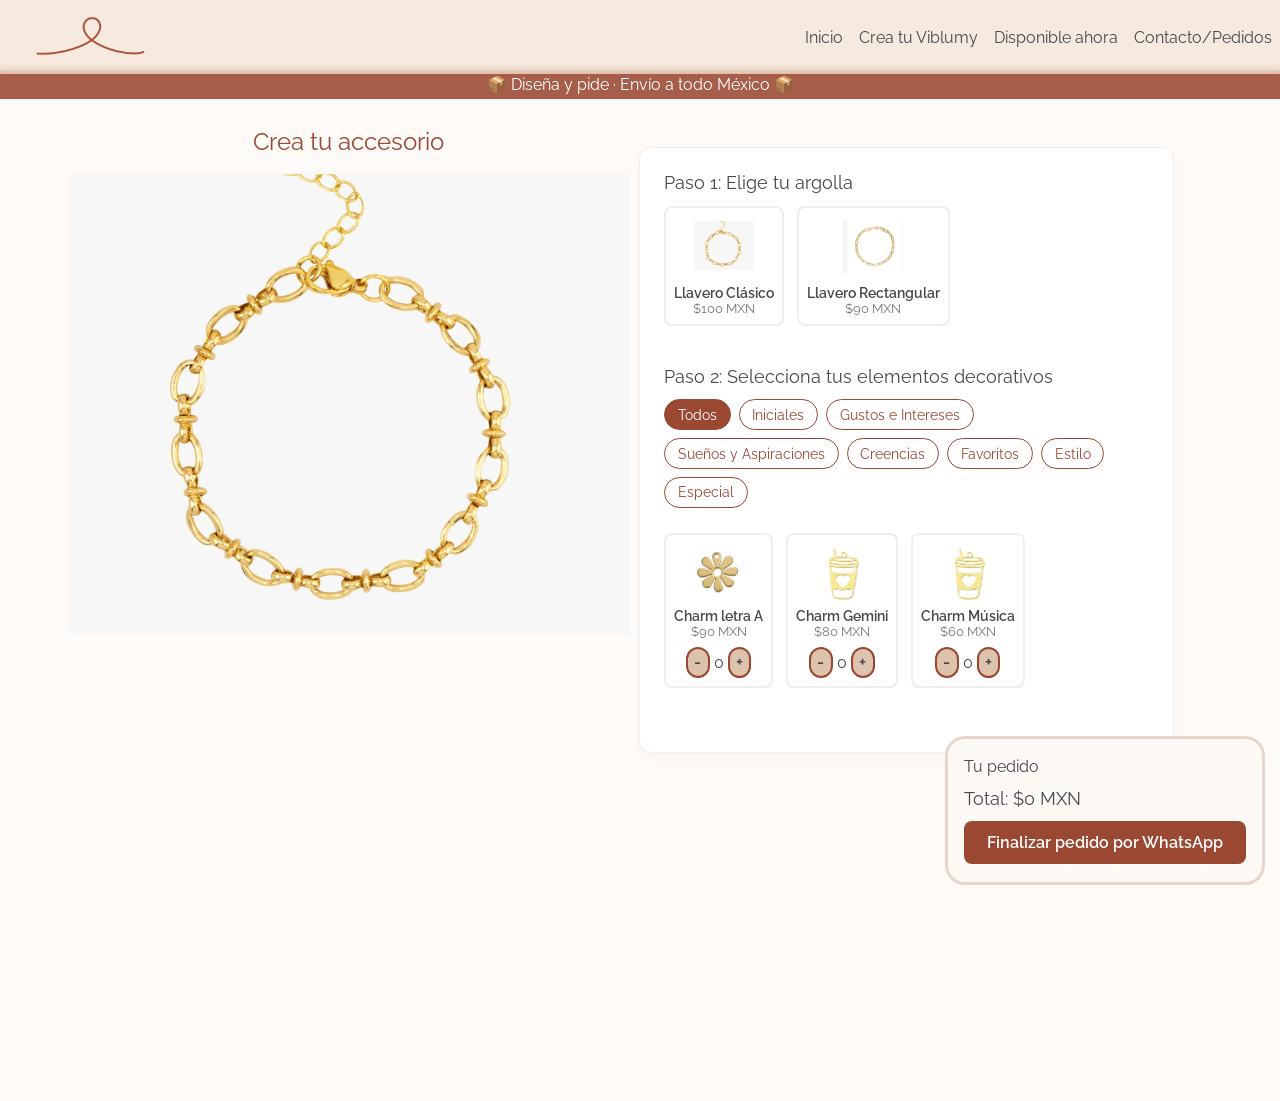
<file: v_llaverosCH.html>
<!DOCTYPE html>
<html lang="es">

<head>
  <meta charset="UTF-8">
  <meta name="viewport" content="width=device-width, initial-scale=1.0">
  <title>Viblumy</title>
  <link rel="icon" href="images/viblumy_icon.ico">
  <link rel="stylesheet" href="https://cdn.jsdelivr.net/npm/bootstrap-icons@1.13.1/font/bootstrap-icons.min.css">
  <link rel="stylesheet" href="styles.css">
</head>

<body>
  <header>
    <img class="logo" src="./images/viblumy_icon.png" alt="Logo">
    <button id="abrir" class="abrir-menu"><i class="bi bi-list"></i></button>
    <nav class="nav" id="nav">
      <button class="cerrar-menu" id="cerrar"><i class="bi bi-x-circle"></i></button>
      <ul class="nav-list">
        <li><a href="index.html">Inicio</a></li>
        <li><a href="v_creaViblumy.html">Crea tu Viblumy</a></li>
        <li><a href="v_disponib.html">Disponible ahora</a></li>
        <li><a href="v_contact.html">Contacto/Pedidos</a></li>
      </ul>
    </nav>
  </header>

  <div class="marquesina">
    <p>📦 Diseña y pide · Envío a todo México 📦</p>
  </div>

  <main class="personalizador-wrapper">
    <!-- COLUMNA IZQUIERDA: LIENZO Y PREVISUALIZACIÓN -->
    <section class="lienzo-seccion">
      <h3 class="titulo-lienzo">Crea tu accesorio</h3>
      <div class="lienzo-contenedor">
        <!-- Foto de la base seleccionada -->
        <img id="pulsera-actual" src="images/pulsera.png" alt="Base Llavero" class="img-base">
      </div>
    </section>

    <!-- TICKET FLOTANTE / LATERAL (INICIALIZADO VACÍO) -->
    <aside class="ticket-sección">
      <div class="ticket-flotante">
        <div class="ticket-contenido">
          <h3>Tu pedido</h3>

          <div id="lista-pedido"></div>

          <div class="ticket-total">
            <strong>Total: <span id="precio-total">$0 MXN</span></strong>
          </div>

          <button id="btn-whatsapp" class="btn-finalizar">
            Finalizar pedido por WhatsApp
          </button>
        </div>
      </div>
    </aside>

    <!-- COLUMNA DERECHA: PANEL DE OPCIONES -->
    <section class="panel-seccion">

      <!-- 1. SELECCIONAR BASE DE LLAVERO -->
      <div class="bloque-opcion">
        <h3 class="subtitulo-seccion">Paso 1: Elige tu argolla</h3>
        <div class="pulsera-grid">
          <!-- Llavero Base 1 -->
          <div class="tarjeta-pulsera" data-nombre="Llavero Clásico" data-estilo="clasica" data-img="images/pulsera.png"
            data-tipo="llavero">
            <img src="images/pulsera.png" alt="Llavero Clásico">
            <p class="nombre">Llavero Clásico</p>
            <p class="precio">$100 MXN</p>
          </div>
          <!-- Llavero Base 2 -->
          <div class="tarjeta-pulsera" data-nombre="Llavero Rectangular" data-estilo="rectangular"
            data-img="images/pulsera2.png" data-tipo="llavero">
            <img src="images/pulsera2.png" alt="Llavero Rectangular">
            <p class="nombre">Llavero Rectangular</p>
            <p class="precio">$90 MXN</p>
          </div>
        </div>
      </div> <!-- Fin Paso 1 -->

      <!-- 2. SELECCIONAR ELEMENTOS DECORATIVOS -->
      <div class="bloque-opcion">
        <h3 class="subtitulo-seccion">Paso 2: Selecciona tus elementos decorativos</h3>

        <div class="filtros-contenedor">
          <!-- Pestañas Principales (Categorías) -->
          <div class="pestañas-categorias">
            <button class="btn-cat activa" data-cat="todos">Todos</button>
            <button class="btn-cat" data-cat="iniciales">Iniciales</button>
            <button class="btn-cat" data-cat="gustos">Gustos e Intereses</button>
            <button class="btn-cat" data-cat="sueños">Sueños y Aspiraciones</button>
            <button class="btn-cat" data-cat="creencias">Creencias</button>
            <button class="btn-cat" data-cat="favoritos">Favoritos</button>
            <button class="btn-cat" data-cat="estilo">Estilo</button>
            <button class="btn-cat" data-cat="especial">Especial</button>
          </div>

          <!-- Cuadrícula de charms -->
          <div class="charm-grid" id="catalogo-charms">
            <!-- Dijes de Iniciales -->
            <div class="tarjeta-charm" data-id="charm-A" data-nombre="Charm letra A" data-cat="identidad"
              data-sub="iniciales" data-img="images/flor_dije.png">
              <img src="images/flor_dije.png" alt="letra A">
              <p class="nombre">Charm letra A</p>
              <p class="precio">$90 MXN</p>

              <div class="contador-box">
                <button class="btn-cant btn-restar">-</button>
                <span class="cant-num">0</span>
                <button class="btn-cant btn-sumar">+</button>
              </div>
            </div>

            <!-- Dijes de Signos Zodiacales -->
            <div class="tarjeta-charm" data-id="charm-Gemini" data-nombre="Charm Gemini" data-cat="identidad"
              data-img="images/cafe_dije.png">
              <img src="images/cafe_dije.png" alt="Gemini">
              <p class="nombre">Charm Gemini</p>
              <p class="precio">$80 MXN</p>

              <div class="contador-box">
                <button class="btn-cant btn-restar">-</button>
                <span class="cant-num">0</span>
                <button class="btn-cant btn-sumar">+</button>
              </div>
            </div>

            <!-- Dijes de Símbolos -->
            <div class="tarjeta-charm" data-id="charm-Musica" data-nombre="Charm Musica" data-cat="gustos"
              data-img="images/cafe_dije.png">
              <img src="images/cafe_dije.png" alt="Musica">
              <p class="nombre">Charm Música</p>
              <p class="precio">$60 MXN</p>

              <div class="contador-box">
                <button class="btn-cant btn-restar">-</button>
                <span class="cant-num">0</span>
                <button class="btn-cant btn-sumar">+</button>
              </div>
            </div>
          </div> <!-- Fin catalogo-charms -->
        </div> <!-- Fin filtros-contenedor -->
      </div> <!-- Fin Paso 2 -->

    </section> <!-- Fin panel-seccion -->

  </main>

  <script src="script.js"></script>

  <!--Para que el header en celulares salga hasta abajo-->
  <div style="height: 120px;"></div>
  <div style="height: 20vh; min-height: 140px;"></div>
</body>

</html>
</file>
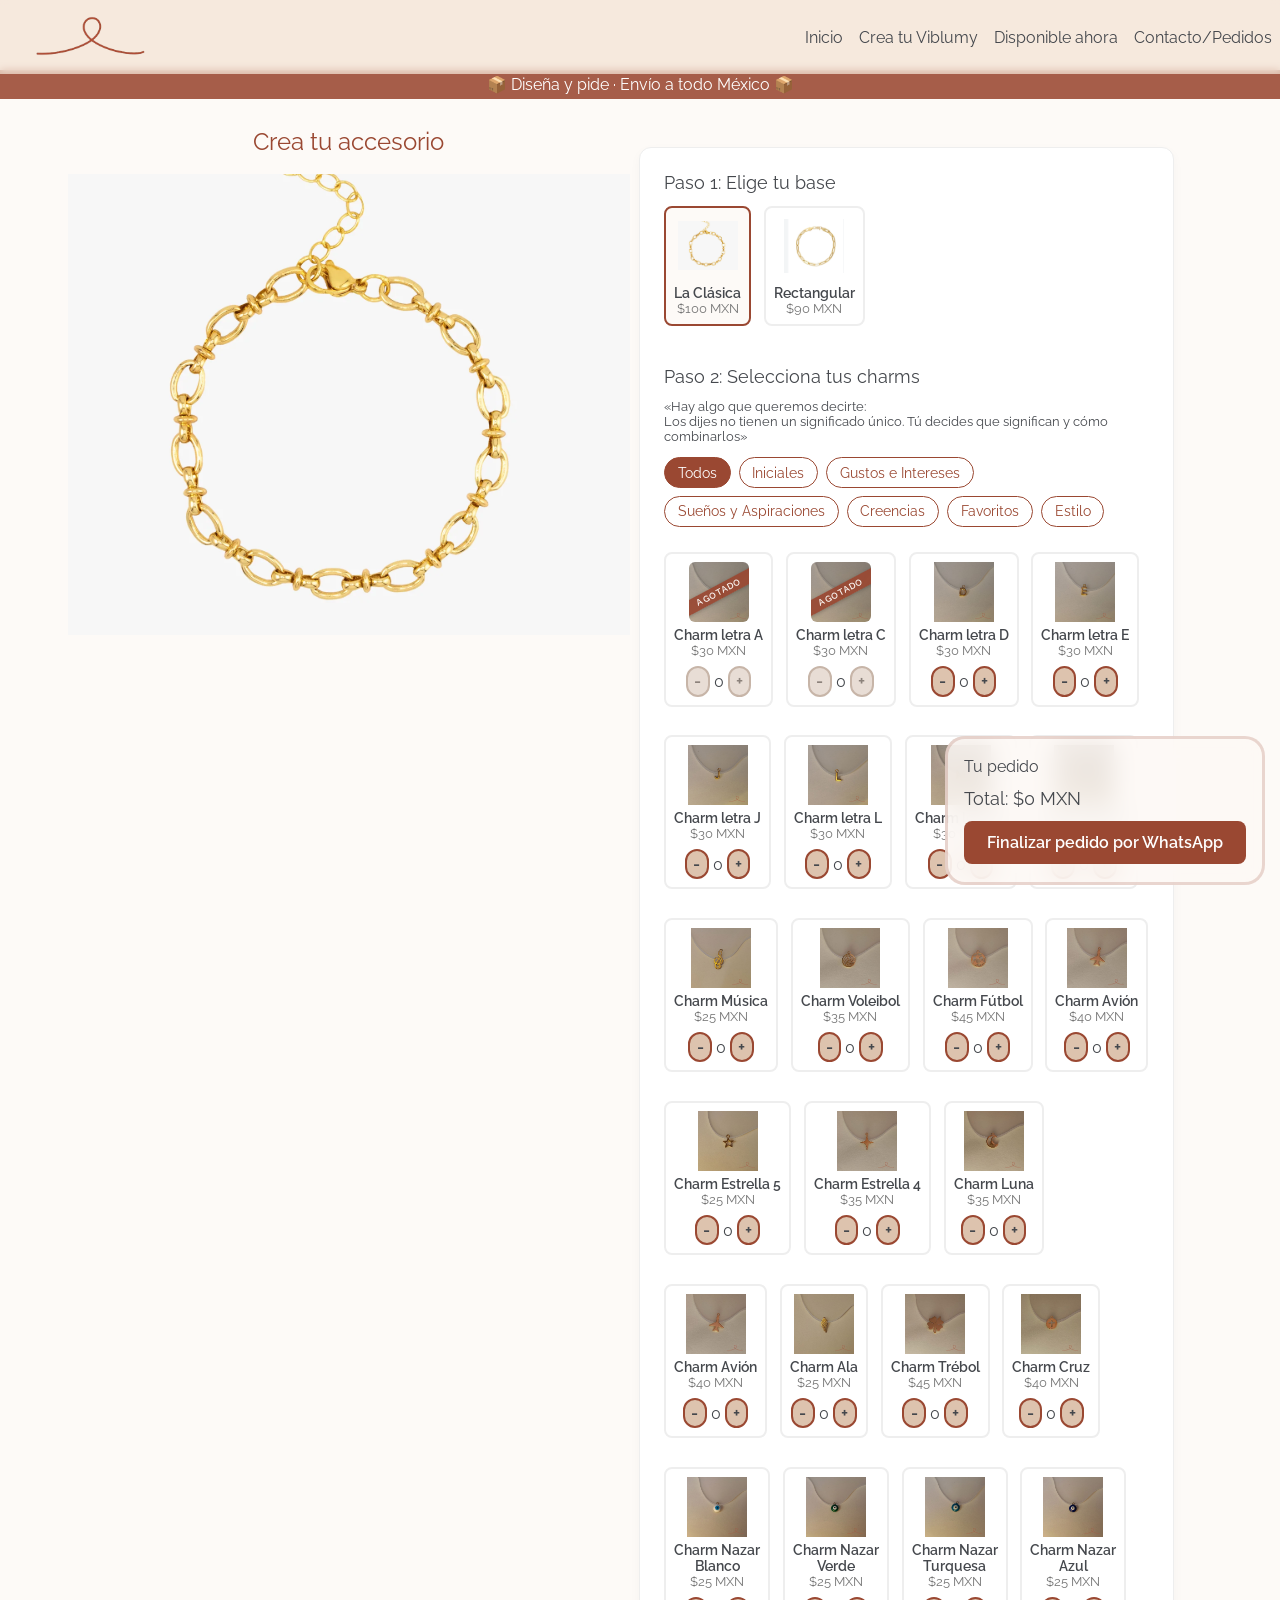
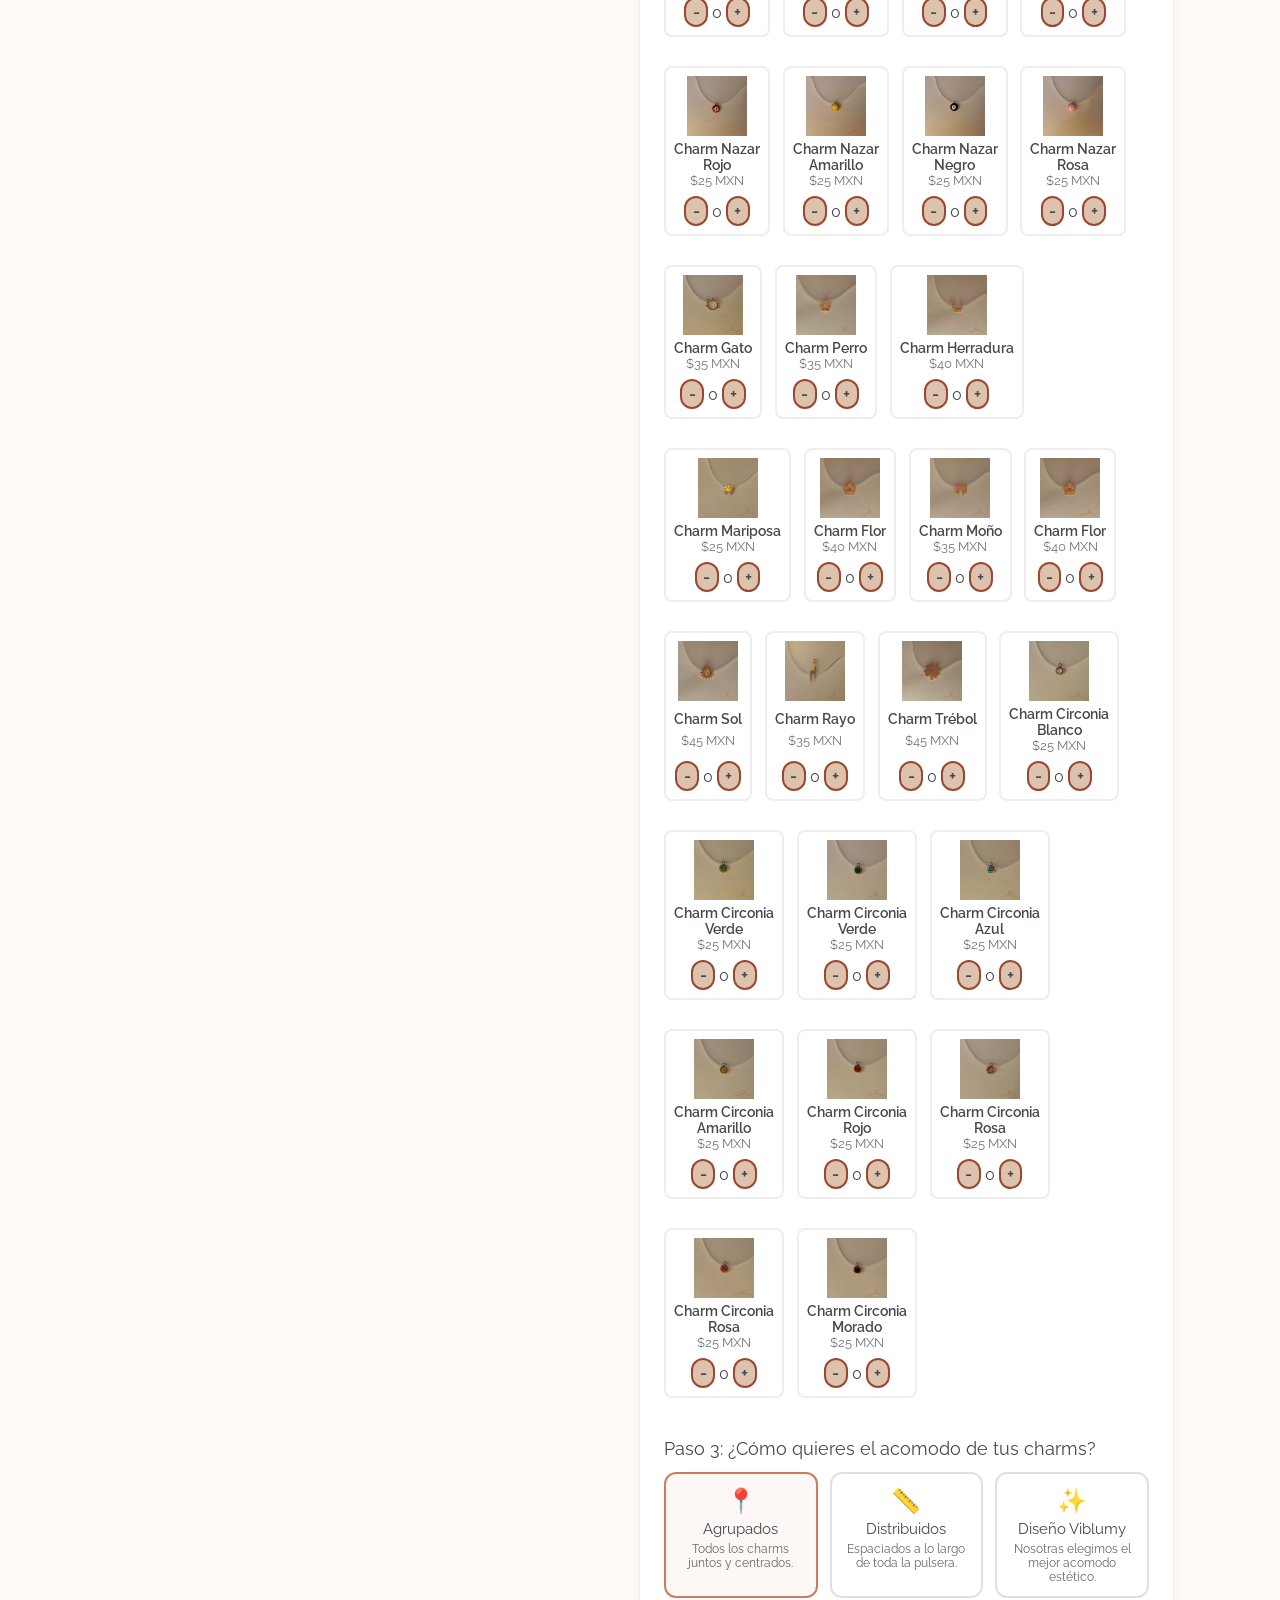
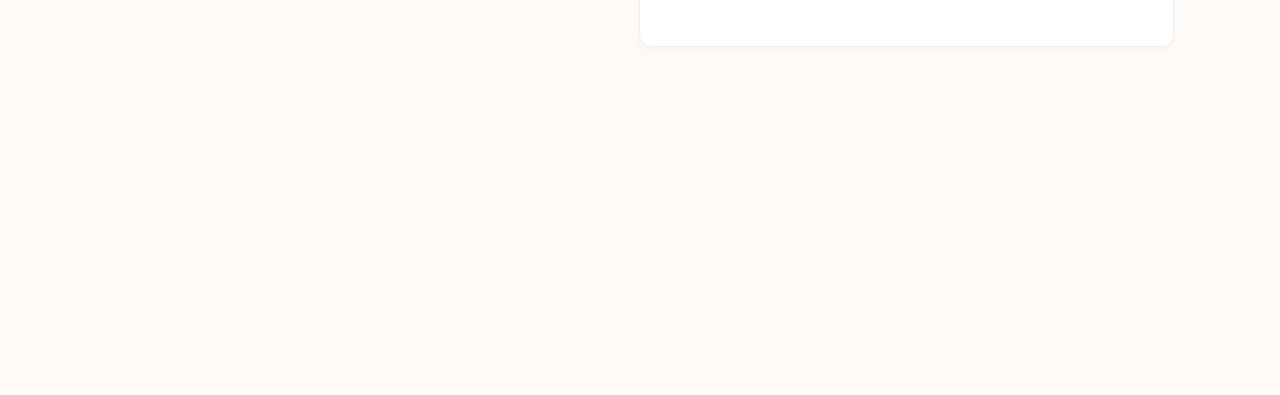
<file: v_pulserasCB.html>
<!DOCTYPE html>
<html lang="es">

<head>
  <meta charset="UTF-8">
  <meta name="viewport" content="width=device-width, initial-scale=1.0">
  <title>Viblumy</title>
  <link rel="icon" href="images/viblumy_icon.ico">
  <link rel="stylesheet" href="https://cdn.jsdelivr.net/npm/bootstrap-icons@1.13.1/font/bootstrap-icons.min.css">
  <link rel="stylesheet" href="styles.css">
</head>

<body>
  <header>
    <img class="logo" src="./images/viblumy_icon.png" alt="Logo">
    <button id="abrir" class="abrir-menu"><i class="bi bi-list"></i></button>
    <nav class="nav" id="nav">
      <button class="cerrar-menu" id="cerrar"><i class="bi bi-x-circle"></i></button>
      <ul class="nav-list">
        <li><a href="index.html">Inicio</a></li>
        <li><a href="v_creaViblumy.html">Crea tu Viblumy</a></li>
        <li><a href="v_disponib.html">Disponible ahora</a></li>
        <li><a href="v_contact.html">Contacto/Pedidos</a></li>
      </ul>
    </nav>
  </header>

  <div class="marquesina">
    <p>📦 Diseña y pide · Envío a todo México 📦</p>
  </div>

  <main class="personalizador-wrapper">
    <!-- COLUMNA IZQUIERDA: LIENZO Y PREVISUALIZACIÓN -->
    <section class="lienzo-seccion">
      <h3 class="titulo-lienzo">Crea tu accesorio</h3>
      <div class="lienzo-contenedor">
        <!-- Foto de la base seleccionada -->
        <img id="pulsera-actual" src="images/pulsera.png" alt="Pulsera Clásica" class="img-base">
      </div>
    </section>

    <!-- TICKET FLOTANTE / LATERAL -->
    <aside class="ticket-sección">
      <div class="ticket-flotante">
        <div class="ticket-contenido">
          <h3>Tu pedido</h3>

          <div id="lista-pedido">
            <!-- JS agregará la base seleccionada y los charms -->
          </div>

          <div class="ticket-total">
            <strong>Total: <span id="precio-total">$0 MXN</span></strong>
          </div>

          <button id="btn-whatsapp" class="btn-finalizar">
            Finalizar pedido por WhatsApp
          </button>
        </div>
      </div>
    </aside>

    <!-- COLUMNA DERECHA: PANEL DE OPCIONES -->
    <section class="panel-seccion">

      <!-- 1. SELECCIONAR CADENA BASE -->
      <div class="bloque-opcion">
        <h3 class="subtitulo-seccion">Paso 1: Elige tu base</h3>
        <div class="pulsera-grid">
          <!-- Cadena 1 -->
          <div class="tarjeta-pulsera activa" data-nombre="La Clásica" data-estilo="clasica"
            data-img="images/pulsera.png" data-tipo="pulsera">
            <img src="images/pulsera.png" alt="Pulsera Clásica">
            <p class="nombre">La Clásica</p>
            <p class="precio">$100 MXN</p>
          </div>
          <!-- Cadena 2 -->
          <div class="tarjeta-pulsera" data-nombre="Rectangular" data-estilo="rectangular"
            data-img="images/pulsera2.png" data-tipo="pulsera">
            <img src="images/pulsera2.png" alt="Pulsera Rectangular">
            <p class="nombre">Rectangular</p>
            <p class="precio">$90 MXN</p>
          </div>
        </div>
      </div> <!-- Fin Paso 1 -->

      <!-- 2. SELECCIONAR CHARMS -->
      <div class="bloque-opcion">
        <h3 class="subtitulo-seccion">Paso 2: Selecciona tus charms</h3>
        <h2 class="subtitulo-seccion" style="font-size: 13px">«Hay algo que queremos decirte:<br>Los dijes no tienen un
        significado único. Tú decides que significan y cómo combinarlos»</h2>

        <div class="filtros-contenedor">
          <!-- Pestañas Principales (Categorías) -->
          <div class="pestañas-categorias">
            <button class="btn-cat activa" data-cat="todos">Todos</button>
            <button class="btn-cat" data-cat="iniciales">Iniciales</button>
            <button class="btn-cat" data-cat="gustos">Gustos e Intereses</button>
            <button class="btn-cat" data-cat="sueños">Sueños y Aspiraciones</button>
            <button class="btn-cat" data-cat="creencias">Creencias</button>
            <button class="btn-cat" data-cat="favoritos">Favoritos</button>
            <button class="btn-cat" data-cat="estilo">Estilo</button>
            <!--<button class="btn-cat" data-cat="especial">Especial</button>-->
          </div>

          <!-- Pestañas Secundarias (Subcategorías) -->
          <!-- <div class="pestañas-subcategorias" id="subcategorias-iniciales" style="display: none;">
            <button class="btn-subcat" data-sub="iniciales">Iniciales</button>
            <button class="btn-subcat" data-sub="zodiaco">Signos Zodiacales</button>
          </div>

          <div class="pestañas-subcategorias" id="subcategorias-gustos" style="display: none;">
            <button class="btn-subcat" data-sub="musica">Música</button>
            <button class="btn-subcat" data-sub="fotografia">Fotografía</button>
            <button class="btn-subcat" data-sub="deporte">Deporte</button>
            <button class="btn-subcat" data-sub="viaje">Viaje</button>
          </div>

          <div class="pestañas-subcategorias" id="subcategorias-sueños" style="display: none;">
            <button class="btn-subcat" data-sub="estrella">Estrella</button>
            <button class="btn-subcat" data-sub="luna">Luna</button>
            <button class="btn-subcat" data-sub="corona">Corona</button>
            <button class="btn-subcat" data-sub="avion">Avión</button>
            <button class="btn-subcat" data-sub="llave">Llave</button>
            <button class="btn-subcat" data-sub="angel">Ángel</button>
            <button class="btn-subcat" data-sub="trebol">Trébol</button>
          </div>

          <div class="pestañas-subcategorias" id="subcategorias-favoritos" style="display: none;">
            <button class="btn-subcat" data-sub="gato">Gato</button>
            <button class="btn-subcat" data-sub="perro">Perro</button>
            <button class="btn-subcat" data-sub="caballo">Caballo</button>
            <button class="btn-subcat" data-sub="mariposa">Mariposa</button>
            <button class="btn-subcat" data-sub="flor">Flor</button>
            <button class="btn-subcat" data-sub="frutas">Frutas</button>
            <button class="btn-subcat" data-sub="bebida">Bebida</button>
          </div>

          <div class="pestañas-subcategorias" id="subcategorias-estilo" style="display: none;">
            <button class="btn-subcat" data-sub="moño">Moño</button>
            <button class="btn-subcat" data-sub="corazon">Corazón</button>
            <button class="btn-subcat" data-sub="estrella">Estrella</button>
            <button class="btn-subcat" data-sub="flor">Flor</button>
            <button class="btn-subcat" data-sub="geometrico">Geométrico</button>
            <button class="btn-subcat" data-sub="angel">Ángel</button>
            <button class="btn-subcat" data-sub="sol-luna">Sol / Luna</button>
          </div>

          <div class="pestañas-subcategorias" id="subcategorias-especial" style="display: none;">
            <button class="btn-subcat" data-sub="abalorio">Circonita</button>
            <button class="btn-subcat" data-sub="esmaltado">Esmaltado</button>
            <button class="btn-subcat" data-sub="cuenta">Cuenta</button>
          </div> -->

          <!-- Cuadrícula de charms -->
          <div class="charm-grid" id="catalogo-charms">
            <!-- Dijes Iniciales -->
            <div class="tarjeta-charm agotado" data-id="charm-A" data-nombre="Charm letra A" data-cat="iniciales"
              data-img="images/DijeLetraA.jpg">
              <div class="charm-img-wrap">
              <img src="images/DijeLetraA.jpg" alt="letra A">
              </div>
              <p class="nombre">Charm letra A</p>
              <p class="precio">$30 MXN</p>
              <div class="contador-box">
                <button class="btn-cant btn-restar">-</button>
                <span class="cant-num">0</span>
                <button class="btn-cant btn-sumar">+</button>
              </div>
            </div>
            <div class="tarjeta-charm agotado" data-id="charm-C" data-nombre="Charm letra C" data-cat="iniciales"
              data-img="images/DijeLetraC.jpg">
              <div class="charm-img-wrap">
              <img src="images/DijeLetraC.jpg" alt="letra C">
              </div>
              <p class="nombre">Charm letra C</p>
              <p class="precio">$30 MXN</p>
              <div class="contador-box">
                <button class="btn-cant btn-restar">-</button>
                <span class="cant-num">0</span>
                <button class="btn-cant btn-sumar">+</button>
              </div>
            </div>
            <div class="tarjeta-charm" data-id="charm-D" data-nombre="Charm letra D" data-cat="iniciales"
              data-img="images/DijeLetraD.jpg">
              <img src="images/DijeLetraD.jpg" alt="letra D">
              <p class="nombre">Charm letra D</p>
              <p class="precio">$30 MXN</p>
              <div class="contador-box">
                <button class="btn-cant btn-restar">-</button>
                <span class="cant-num">0</span>
                <button class="btn-cant btn-sumar">+</button>
              </div>
            </div>
            <div class="tarjeta-charm" data-id="charm-E" data-nombre="Charm letra E" data-cat="iniciales"
              data-img="images/DijeLetraE.jpg">
              <img src="images/DijeLetraE.jpg" alt="letra E">
              <p class="nombre">Charm letra E</p>
              <p class="precio">$30 MXN</p>
              <div class="contador-box">
                <button class="btn-cant btn-restar">-</button>
                <span class="cant-num">0</span>
                <button class="btn-cant btn-sumar">+</button>
              </div>
            </div>
            <div class="tarjeta-charm" data-id="charm-J" data-nombre="Charm letra J" data-cat="iniciales"
              data-img="images/DijeLetraJ.jpg">
              <img src="images/DijeLetraJ.jpg" alt="letra J">
              <p class="nombre">Charm letra J</p>
              <p class="precio">$30 MXN</p>
              <div class="contador-box">
                <button class="btn-cant btn-restar">-</button>
                <span class="cant-num">0</span>
                <button class="btn-cant btn-sumar">+</button>
              </div>
            </div>
            <div class="tarjeta-charm" data-id="charm-L" data-nombre="Charm letra L" data-cat="iniciales"
              data-img="images/DijeLetraL.jpg">
              <img src="images/DijeLetraL.jpg" alt="letra L">
              <p class="nombre">Charm letra L</p>
              <p class="precio">$30 MXN</p>
              <div class="contador-box">
                <button class="btn-cant btn-restar">-</button>
                <span class="cant-num">0</span>
                <button class="btn-cant btn-sumar">+</button>
              </div>
            </div>
            <div class="tarjeta-charm" data-id="charm-M" data-nombre="Charm letra M" data-cat="iniciales"
              data-img="images/DijeLetraM.jpg">
              <img src="images/DijeLetraM.jpg" alt="letra M">
              <p class="nombre">Charm letra M</p>
              <p class="precio">$30 MXN</p>
              <div class="contador-box">
                <button class="btn-cant btn-restar">-</button>
                <span class="cant-num">0</span>
                <button class="btn-cant btn-sumar">+</button>
              </div>
            </div>
            <div class="tarjeta-charm" data-id="charm-S" data-nombre="Charm letra S" data-cat="iniciales"
              data-img="images/DijeLetraS.jpg">
              <img src="images/DijeLetraS.jpg" alt="letra S">
              <p class="nombre">Charm letra S</p>
              <p class="precio">$30 MXN</p>
              <div class="contador-box">
                <button class="btn-cant btn-restar">-</button>
                <span class="cant-num">0</span>
                <button class="btn-cant btn-sumar">+</button>
              </div>
            </div>

            <!-- Dijes Gustos e Intereses-->
            <div class="tarjeta-charm" data-id="charm-Música" data-nombre="Charm Música" data-cat="gustos"
              data-img="images/DijeNotaMusical.jpg">
              <img src="images/DijeNotaMusical.jpg" alt="Música">
              <p class="nombre">Charm Música</p>
              <p class="precio">$25 MXN</p>
              <div class="contador-box">
                <button class="btn-cant btn-restar">-</button>
                <span class="cant-num">0</span>
                <button class="btn-cant btn-sumar">+</button>
              </div>
            </div>
            <div class="tarjeta-charm" data-id="charm-DeporteVoli" data-nombre="Charm Voleibol" data-cat="gustos"
              data-img="images/DijeVoleibol.jpg">
              <img src="images/DijeVoleibol.jpg" alt="Voleibol">
              <p class="nombre">Charm Voleibol</p>
              <p class="precio">$35 MXN</p>
              <div class="contador-box">
                <button class="btn-cant btn-restar">-</button>
                <span class="cant-num">0</span>
                <button class="btn-cant btn-sumar">+</button>
              </div>
            </div>
            <div class="tarjeta-charm" data-id="charm-DeporteFut" data-nombre="Charm Fútbol" data-cat="gustos"
              data-img="images/DijeFutbol.jpg">
              <img src="images/DijeFutbol.jpg" alt="Fútbol">
              <p class="nombre">Charm Fútbol</p>
              <p class="precio">$45 MXN</p>
              <div class="contador-box">
                <button class="btn-cant btn-restar">-</button>
                <span class="cant-num">0</span>
                <button class="btn-cant btn-sumar">+</button>
              </div>
            </div>
            <div class="tarjeta-charm" data-id="charm-Avión" data-nombre="Charm Avión" data-cat="gustos"
              data-img="images/DijeAvion.jpg">
              <img src="images/DijeAvion.jpg" alt="Avión">
              <p class="nombre">Charm Avión</p>
              <p class="precio">$40 MXN</p>
              <div class="contador-box">
                <button class="btn-cant btn-restar">-</button>
                <span class="cant-num">0</span>
                <button class="btn-cant btn-sumar">+</button>
              </div>
            </div>

            <!-- Dijes Sueños y Aspiraciones -->
            <div class="tarjeta-charm" data-id="charm-Estrella5" data-nombre="Charm Estrella5" data-cat="sueños"
              data-img="images/DijeEstrell5.jpg">
              <img src="images/DijeEstrell5.jpg" alt="Estrella5">
              <p class="nombre">Charm Estrella 5</p>
              <p class="precio">$25 MXN</p>
              <div class="contador-box">
                <button class="btn-cant btn-restar">-</button>
                <span class="cant-num">0</span>
                <button class="btn-cant btn-sumar">+</button>
              </div>
            </div>
            <div class="tarjeta-charm" data-id="charm-Estrella4" data-nombre="Charm Estrella4" data-cat="sueños"
              data-img="images/DijeEstrella4.jpg">
              <img src="images/DijeEstrell4.jpg" alt="Estrella4">
              <p class="nombre">Charm Estrella 4</p>
              <p class="precio">$35 MXN</p>
              <div class="contador-box">
                <button class="btn-cant btn-restar">-</button>
                <span class="cant-num">0</span>
                <button class="btn-cant btn-sumar">+</button>
              </div>
            </div>
            <div class="tarjeta-charm" data-id="charm-Luna" data-nombre="Charm Luna" data-cat="sueños"
              data-img="images/DijeLuna.jpg">
              <img src="images/DijeLuna.jpg" alt="Luna">
              <p class="nombre">Charm Luna</p>
              <p class="precio">$35 MXN</p>
              <div class="contador-box">
                <button class="btn-cant btn-restar">-</button>
                <span class="cant-num">0</span>
                <button class="btn-cant btn-sumar">+</button>
              </div>
            </div>
            <div class="tarjeta-charm" data-id="charm-Avión" data-nombre="Charm Avión" data-cat="sueños"
              data-img="images/DijeAvion.jpg">
              <img src="images/DijeAvion.jpg" alt="Avión">
              <p class="nombre">Charm Avión</p>
              <p class="precio">$40 MXN</p>
              <div class="contador-box">
                <button class="btn-cant btn-restar">-</button>
                <span class="cant-num">0</span>
                <button class="btn-cant btn-sumar">+</button>
              </div>
            </div>


            <!-- Dijes Creencias -->
            <div class="tarjeta-charm" data-id="charm-Ala" data-nombre="Charm Ala" data-cat="creencias"
              data-img="images/DijeAla.jpg">
              <img src="images/DijeAla.jpg" alt="Ala">
              <p class="nombre">Charm Ala</p>
              <p class="precio">$25 MXN</p>
              <div class="contador-box">
                <button class="btn-cant btn-restar">-</button>
                <span class="cant-num">0</span>
                <button class="btn-cant btn-sumar">+</button>
              </div>
            </div>
            <div class="tarjeta-charm" data-id="charm-Trébol" data-nombre="Charm Trébol" data-cat="creencias"
              data-img="images/DijeTrebol.jpg">
              <img src="images/DijeTrebol.jpg" alt="Trébol">
              <p class="nombre">Charm Trébol</p>
              <p class="precio">$45 MXN</p>
              <div class="contador-box">
                <button class="btn-cant btn-restar">-</button>
                <span class="cant-num">0</span>
                <button class="btn-cant btn-sumar">+</button>
              </div>
            </div>
            <div class="tarjeta-charm" data-id="charm-Cruz" data-nombre="Charm Cruz" data-cat="creencias"
              data-img="images/DijeCruz.jpg">
              <img src="images/DijeCruz.jpg" alt="Cruz">
              <p class="nombre">Charm Cruz</p>
              <p class="precio">$40 MXN</p>
              <div class="contador-box">
                <button class="btn-cant btn-restar">-</button>
                <span class="cant-num">0</span>
                <button class="btn-cant btn-sumar">+</button>
              </div>
            </div>
            <div class="tarjeta-charm" data-id="charm-OjoBlanco" data-nombre="Charm Ojo Blanco" data-cat="creencias"
              data-img="images/DijeOjoBlanco.jpg">
              <img src="images/DijeOjoBlanco.jpg" alt="Nazar Blanco">
              <p class="nombre">Charm Nazar<br>Blanco</p>
              <p class="precio">$25 MXN</p>
              <div class="contador-box">
                <button class="btn-cant btn-restar">-</button>
                <span class="cant-num">0</span>
                <button class="btn-cant btn-sumar">+</button>
              </div>
            </div>
            <div class="tarjeta-charm" data-id="charm-OjoVerde" data-nombre="Charm Ojo Verde" data-cat="creencias"
              data-img="images/DijeOjoVerde.jpg">
              <img src="images/DijeOjoVerde.jpg" alt="Nazar Verde">
              <p class="nombre">Charm Nazar<br>Verde</p>
              <p class="precio">$25 MXN</p>
              <div class="contador-box">
                <button class="btn-cant btn-restar">-</button>
                <span class="cant-num">0</span>
                <button class="btn-cant btn-sumar">+</button>
              </div>
            </div>
            <div class="tarjeta-charm" data-id="charm-OjoTurquesa" data-nombre="Charm Ojo Turquesa" data-cat="creencias"
              data-img="images/DijeOjoTurquesa.jpg">
              <img src="images/DijeOjoTurquesa.jpg" alt="Nazar Turquesa">
              <p class="nombre">Charm Nazar<br>Turquesa</p>
              <p class="precio">$25 MXN</p>
              <div class="contador-box">
                <button class="btn-cant btn-restar">-</button>
                <span class="cant-num">0</span>
                <button class="btn-cant btn-sumar">+</button>
              </div>
            </div>
            <div class="tarjeta-charm" data-id="charm-OjoAzul" data-nombre="Charm Ojo Azul" data-cat="creencias"
              data-img="images/DijeOjoAzulMarino.jpg">
              <img src="images/DijeOjoAzulMarino.jpg" alt="Nazar Azul">
              <p class="nombre">Charm Nazar<br>Azul </p>
              <p class="precio">$25 MXN</p>
              <div class="contador-box">
                <button class="btn-cant btn-restar">-</button>
                <span class="cant-num">0</span>
                <button class="btn-cant btn-sumar">+</button>
              </div>
            </div>
            <div class="tarjeta-charm" data-id="charm-OjoRojo" data-nombre="Charm Ojo Rojo" data-cat="creencias"
              data-img="images/DijeOjoRojo.jpg">
              <img src="images/DijeOjoRojo.jpg" alt="Nazar Rojo">
              <p class="nombre">Charm Nazar<br>Rojo</p>
              <p class="precio">$25 MXN</p>
              <div class="contador-box">
                <button class="btn-cant btn-restar">-</button>
                <span class="cant-num">0</span>
                <button class="btn-cant btn-sumar">+</button>
              </div>
            </div>
            <div class="tarjeta-charm" data-id="charm-OjoAmarillo" data-nombre="Charm Ojo Amarillo" data-cat="creencias"
              data-img="images/DijeOjoAmarillo.jpg">
              <img src="images/DijeOjoAmarillo.jpg" alt="Nazar Amarillo">
              <p class="nombre">Charm Nazar<br>Amarillo</p>
              <p class="precio">$25 MXN</p>
              <div class="contador-box">
                <button class="btn-cant btn-restar">-</button>
                <span class="cant-num">0</span>
                <button class="btn-cant btn-sumar">+</button>
              </div>
            </div>
            <div class="tarjeta-charm" data-id="charm-OjoNegro" data-nombre="Charm Ojo Negro" data-cat="creencias"
              data-img="images/DijeOjoNegro.jpg">
              <img src="images/DijeOjoNegro.jpg" alt="Nazar Negro">
              <p class="nombre">Charm Nazar<br>Negro</p>
              <p class="precio">$25 MXN</p>
              <div class="contador-box">
                <button class="btn-cant btn-restar">-</button>
                <span class="cant-num">0</span>
                <button class="btn-cant btn-sumar">+</button>
              </div>
            </div>
            <div class="tarjeta-charm" data-id="charm-OjoRosa" data-nombre="Charm Ojo Rosa" data-cat="creencias"
              data-img="images/DijeOjoRosa.jpg">
              <img src="images/DijeOjoRosa.jpg" alt="Nazar Rosa">
              <p class="nombre">Charm Nazar<br>Rosa</p>
              <p class="precio">$25 MXN</p>
              <div class="contador-box">
                <button class="btn-cant btn-restar">-</button>
                <span class="cant-num">0</span>
                <button class="btn-cant btn-sumar">+</button>
              </div>
            </div>

            <!-- Dijes Favoritos -->
            <div class="tarjeta-charm" data-id="charm-Gato" data-nombre="Charm Gato" data-cat="favoritos"
              data-img="images/DijeGato.jpg">
              <img src="images/DijeGato.jpg" alt="Gato">
              <p class="nombre">Charm Gato</p>
              <p class="precio">$35 MXN</p>
              <div class="contador-box">
                <button class="btn-cant btn-restar">-</button>
                <span class="cant-num">0</span>
                <button class="btn-cant btn-sumar">+</button>
              </div>
            </div>
            <div class="tarjeta-charm" data-id="charm-Perro" data-nombre="Charm Perro" data-cat="favoritos"
              data-img="images/DijeHPerro.jpg">
              <img src="images/DijeHPerro.jpg" alt="Perro">
              <p class="nombre">Charm Perro</p>
              <p class="precio">$35 MXN</p>
              <div class="contador-box">
                <button class="btn-cant btn-restar">-</button>
                <span class="cant-num">0</span>
                <button class="btn-cant btn-sumar">+</button>
              </div>
            </div>
            <div class="tarjeta-charm" data-id="charm-Herradura" data-nombre="Charm Herradura" data-cat="favoritos"
              data-img="images/DijeHerradura.jpg">
              <img src="images/DijeHerradura.jpg" alt="Herradura">
              <p class="nombre">Charm Herradura</p>
              <p class="precio">$40 MXN</p>
              <div class="contador-box">
                <button class="btn-cant btn-restar">-</button>
                <span class="cant-num">0</span>
                <button class="btn-cant btn-sumar">+</button>
              </div>
            </div>
            <div class="tarjeta-charm" data-id="charm-Mariposa" data-nombre="Charm Mariposa" data-cat="favoritos"
              data-img="images/DijeMariposa.jpg">
              <img src="images/DijeMariposa.jpg" alt="Mariposa">
              <p class="nombre">Charm Mariposa</p>
              <p class="precio">$25 MXN</p>
              <div class="contador-box">
                <button class="btn-cant btn-restar">-</button>
                <span class="cant-num">0</span>
                <button class="btn-cant btn-sumar">+</button>
              </div>
            </div>
            <div class="tarjeta-charm" data-id="charm-Flor" data-nombre="Charm Flor" data-cat="favoritos"
              data-img="images/DijeFlor.jpg">
              <img src="images/DijeFlor.jpg" alt="Flor">
              <p class="nombre">Charm Flor</p>
              <p class="precio">$40 MXN</p>
              <div class="contador-box">
                <button class="btn-cant btn-restar">-</button>
                <span class="cant-num">0</span>
                <button class="btn-cant btn-sumar">+</button>
              </div>
            </div>
            <!--<div class="tarjeta-charm" data-id="charm-Café" data-nombre="Charm Café" data-cat="favoritos"
              data-img="images/dijes.jpeg">
              <img src="images/dijes.jpeg" alt="Café">
              <p class="nombre">Charm Café</p>
              <p class="precio">$40 MXN</p>
              <div class="contador-box">
                <button class="btn-cant btn-restar">-</button>
                <span class="cant-num">0</span>
                <button class="btn-cant btn-sumar">+</button>
              </div>
            </div>-->
            <!--<div class="tarjeta-charm" data-id="charm-Copa" data-nombre="Charm Copa" data-cat="favoritos"
              data-img="images/dijes.jpeg">
              <img src="images/dijes.jpeg" alt="Copa">
              <p class="nombre">Charm Copa</p>
              <p class="precio">$45 MXN</p>
              <div class="contador-box">
                <button class="btn-cant btn-restar">-</button>
                <span class="cant-num">0</span>
                <button class="btn-cant btn-sumar">+</button>
              </div>
            </div>-->

            <!-- Dijes Estilo -->
            <div class="tarjeta-charm" data-id="charm-Moño" data-nombre="Charm Moño" data-cat="estilo"
              data-img="images/DijeMoño.jpg">
              <img src="images/DijeMoño.jpg" alt="Moño">
              <p class="nombre">Charm Moño</p>
              <p class="precio">$35 MXN</p>
              <div class="contador-box">
                <button class="btn-cant btn-restar">-</button>
                <span class="cant-num">0</span>
                <button class="btn-cant btn-sumar">+</button>
              </div>
            </div>
            <div class="tarjeta-charm" data-id="charm-Flor" data-nombre="Charm Flor" data-cat="estilo"
              data-img="images/DijeFlor.jpg">
              <img src="images/DijeFlor.jpg" alt="Flor">
              <p class="nombre">Charm Flor</p>
              <p class="precio">$40 MXN</p>
              <div class="contador-box">
                <button class="btn-cant btn-restar">-</button>
                <span class="cant-num">0</span>
                <button class="btn-cant btn-sumar">+</button>
              </div>
            </div>
            <!--<div class="tarjeta-charm" data-id="charm-Corazón" data-nombre="Charm Corazón" data-cat="estilo"
              data-img="images/DijeCo">
              <img src="images/dijes.jpeg" alt="Corazón">
              <p class="nombre">Charm Corazón</p>
              <p class="precio">$35 MXN</p>
              <div class="contador-box">
                <button class="btn-cant btn-restar">-</button>
                <span class="cant-num">0</span>
                <button class="btn-cant btn-sumar">+</button>
              </div>
            </div>-->
            <div class="tarjeta-charm" data-id="charm-Sol" data-nombre="Charm Sol" data-cat="estilo"
              data-img="images/DijeSol.jpg">
              <img src="images/DijeSol.jpg" alt="Sol">
              <p class="nombre">Charm Sol</p>
              <p class="precio">$45 MXN</p>
              <div class="contador-box">
                <button class="btn-cant btn-restar">-</button>
                <span class="cant-num">0</span>
                <button class="btn-cant btn-sumar">+</button>
              </div>
            </div>
            <div class="tarjeta-charm" data-id="charm-Rayo" data-nombre="Charm Rayo" data-cat="estilo"
              data-img="images/DijeRayo.jpg">
              <img src="images/DijeRayo.jpg" alt="Rayo">
              <p class="nombre">Charm Rayo</p>
              <p class="precio">$35 MXN</p>
              <div class="contador-box">
                <button class="btn-cant btn-restar">-</button>
                <span class="cant-num">0</span>
                <button class="btn-cant btn-sumar">+</button>
              </div>
            </div>
            <div class="tarjeta-charm" data-id="charm-Trébol" data-nombre="Charm Trébol" data-cat="estilo"
              data-img="images/DijeTrebol.jpg">
              <img src="images/DijeTrebol.jpg" alt="Trébol">
              <p class="nombre">Charm Trébol</p>
              <p class="precio">$45 MXN</p>
              <div class="contador-box">
                <button class="btn-cant btn-restar">-</button>
                <span class="cant-num">0</span>
                <button class="btn-cant btn-sumar">+</button>
              </div>
            </div>

            <!-- Dijes Especial -->
            <div class="tarjeta-charm" data-id="charm-CirconiaBlanco" data-nombre="Charm Circonia Blanco" data-cat="estilo"
              data-img="images/DijeCirconiaBlanco.jpg">
              <img src="images/DijeCirconiaBlanco.jpg" alt="Circonia Blanco">
              <p class="nombre">Charm Circonia<br>Blanco</p>
              <p class="precio">$25 MXN</p>
              <div class="contador-box">
                <button class="btn-cant btn-restar">-</button>
                <span class="cant-num">0</span>
                <button class="btn-cant btn-sumar">+</button>
              </div>
            </div>
            <div class="tarjeta-charm" data-id="charm-CirconiaVerdeLima" data-nombre="Charm Circonia Verde Lima" data-cat="estilo"
              data-img="images/DijeCirconiaVerdeLima.jpg">
              <img src="images/DijeCirconiaVerdeLima.jpg" alt="Circonia Verde Lima">
              <p class="nombre">Charm Circonia<br>Verde</p>
              <p class="precio">$25 MXN</p>
              <div class="contador-box">
                <button class="btn-cant btn-restar">-</button>
                <span class="cant-num">0</span>
                <button class="btn-cant btn-sumar">+</button>
              </div>
            </div>
            <div class="tarjeta-charm" data-id="charm-CirconiaVerdeEsmd" data-nombre="Charm Circonia Verde Esmd" data-cat="estilo"
              data-img="images/DijeCirconiaVerdeEsmd.jpg">
              <img src="images/DijeCirconiaVerdeEsmd.jpg" alt="Circonia Verde Esmeralda">
              <p class="nombre">Charm Circonia<br>Verde</p>
              <p class="precio">$25 MXN</p>
              <div class="contador-box">
                <button class="btn-cant btn-restar">-</button>
                <span class="cant-num">0</span>
                <button class="btn-cant btn-sumar">+</button>
              </div>
            </div>
            <div class="tarjeta-charm" data-id="charm-CirconiaAzul" data-nombre="Charm Circonia Azul" data-cat="estilo"
              data-img="images/DijeCirconiaAzul.jpg">
              <img src="images/DijeCirconiaAzul.jpg" alt="Circonia Azul">
              <p class="nombre">Charm Circonia<br>Azul</p>
              <p class="precio">$25 MXN</p>
              <div class="contador-box">
                <button class="btn-cant btn-restar">-</button>
                <span class="cant-num">0</span>
                <button class="btn-cant btn-sumar">+</button>
              </div>
            </div>
            <div class="tarjeta-charm" data-id="charm-CirconiaAmarillo" data-nombre="Charm Circonia Amarillo" data-cat="estilo"
              data-img="images/DijeCirconiaAmarillo.jpg">
              <img src="images/DijeCirconiaAmarillo.jpg" alt="Circonia Amarillo">
              <p class="nombre">Charm Circonia<br>Amarillo</p>
              <p class="precio">$25 MXN</p>
              <div class="contador-box">
                <button class="btn-cant btn-restar">-</button>
                <span class="cant-num">0</span>
                <button class="btn-cant btn-sumar">+</button>
              </div>
            </div>
            <div class="tarjeta-charm" data-id="charm-CirconiaRojo" data-nombre="Charm Circonia Rojo" data-cat="estilo"
              data-img="images/DijeCirconiaRojo.jpg">
              <img src="images/DijeCirconiaRojo.jpg" alt="Circonia Rojo">
              <p class="nombre">Charm Circonia<br>Rojo</p>
              <p class="precio">$25 MXN</p>
              <div class="contador-box">
                <button class="btn-cant btn-restar">-</button>
                <span class="cant-num">0</span>
                <button class="btn-cant btn-sumar">+</button>
              </div>
            </div>
            <div class="tarjeta-charm" data-id="charm-CirconiaRosaPastel" data-nombre="Charm Circonia Rosa Pastel" data-cat="estilo"
              data-img="images/DijeCirconiaRosaPastel.jpg">
              <img src="images/DijeCirconiaRosaPastel.jpg" alt="Circonia Rosa Pastel">
              <p class="nombre">Charm Circonia<br>Rosa</p>
              <p class="precio">$25 MXN</p>
              <div class="contador-box">
                <button class="btn-cant btn-restar">-</button>
                <span class="cant-num">0</span>
                <button class="btn-cant btn-sumar">+</button>
              </div>
            </div>
            <div class="tarjeta-charm" data-id="charm-CirconiaRosaFucsia" data-nombre="Charm Circonia Rosa Fucsia" data-cat="estilo"
              data-img="images/DijeCirconiaRosaFucsia.jpg">
              <img src="images/DijeCirconiaRosaFucsia.jpg" alt="Circonia Rosa Fucsia">
              <p class="nombre">Charm Circonia<br>Rosa</p>
              <p class="precio">$25 MXN</p>
              <div class="contador-box">
                <button class="btn-cant btn-restar">-</button>
                <span class="cant-num">0</span>
                <button class="btn-cant btn-sumar">+</button>
              </div>
            </div>
            <div class="tarjeta-charm" data-id="charm-CirconiaMorado" data-nombre="Charm Circonia Morado" data-cat="estilo"
              data-img="images/DijeCirconiaMorado.jpg">
              <img src="images/DijeCirconiaMorado.jpg" alt="Circonia Morado">
              <p class="nombre">Charm Circonia<br>Morado</p>
              <p class="precio">$25 MXN</p>
              <div class="contador-box">
                <button class="btn-cant btn-restar">-</button>
                <span class="cant-num">0</span>
                <button class="btn-cant btn-sumar">+</button>
              </div>
            </div>

          </div> <!-- Fin catalogo-charms -->
        </div> <!-- Fin filtros-contenedor -->
      </div> <!-- Fin Paso 2 -->

      <!-- 3. ACOMODO (DENTRO DE PANEL-SECCION) -->
      <div class="bloque-opcion seccion-acomodo">
        <h3 class="subtitulo-seccion">Paso 3: ¿Cómo quieres el acomodo de tus charms?</h3>

        <div class="acomodo-grid">
          <!-- Opción 1: Agrupados -->
          <label class="tarjeta-acomodo activa">
            <input type="radio" name="estilo_acomodo" value="Agrupados (juntos al centro)" checked hidden>
            <div class="acomodo-contenido">
              <span class="icono-acomodo">📍</span>
              <h4>Agrupados</h4>
              <p>Todos los charms juntos y centrados.</p>
            </div>
          </label>

          <!-- Opción 2: Distribuidos -->
          <label class="tarjeta-acomodo">
            <input type="radio" name="estilo_acomodo" value="Distribuidos (a lo largo)" hidden>
            <div class="acomodo-contenido">
              <span class="icono-acomodo">📏</span>
              <h4>Distribuidos</h4>
              <p>Espaciados a lo largo de toda la pulsera.</p>
            </div>
          </label>

          <!-- Opción 3: A tu criterio / Asesoría -->
          <label class="tarjeta-acomodo">
            <input type="radio" name="estilo_acomodo" value="A tu criterio" hidden>
            <div class="acomodo-contenido">
              <span class="icono-acomodo">✨</span>
              <h4>Diseño Viblumy</h4>
              <p>Nosotras elegimos el mejor acomodo estético.</p>
            </div>
          </label>
        </div>
      </div> <!-- Fin Paso 3 -->

    </section> <!-- Fin panel-seccion -->
  </main>

  <script src="script.js"></script>

  <div style="height: 120px;"></div>
  <div style="height: 20vh; min-height: 140px;"></div>
</body>

</html>
</file>
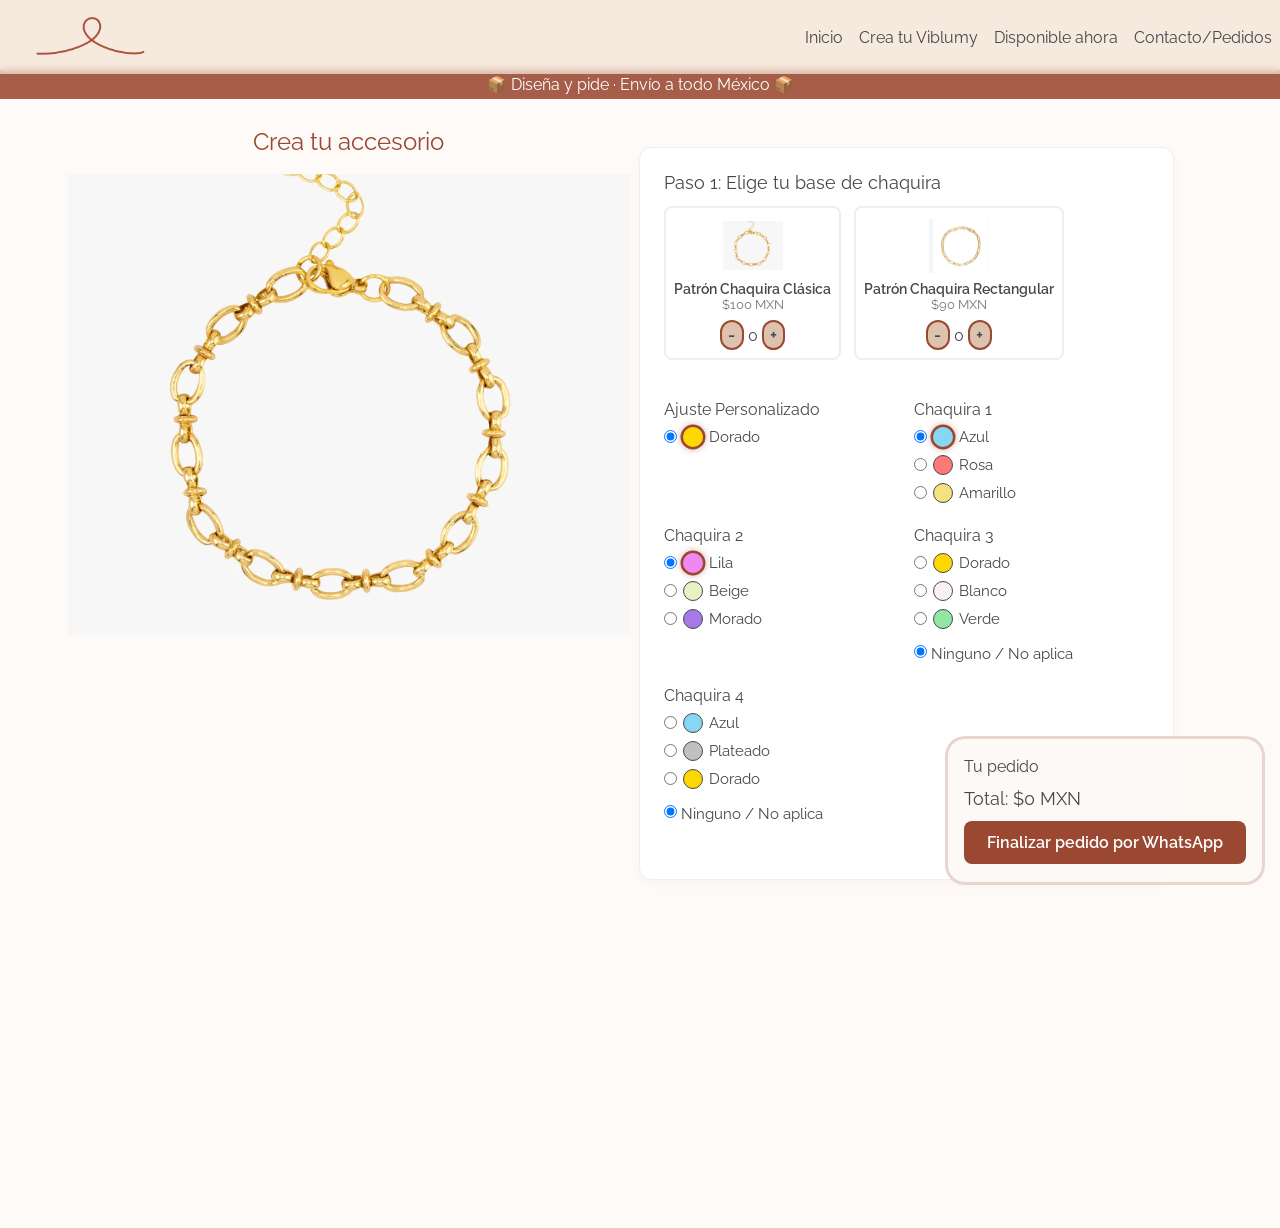
<file: v_pulserasCH.html>
<!DOCTYPE html>
<html lang="es">

<head>
    <meta charset="UTF-8">
    <meta name="viewport" content="width=device-width, initial-scale=1.0">
    <title>Viblumy</title>
    <link rel="icon" href="images/viblumy_icon.ico">
    <link rel="stylesheet" href="https://cdn.jsdelivr.net/npm/bootstrap-icons@1.13.1/font/bootstrap-icons.min.css">
    <link rel="stylesheet" href="styles.css">
</head>

<body>
    <header>
        <img class="logo" src="./images/viblumy_icon.png" alt="Logo">
        <button id="abrir" class="abrir-menu"><i class="bi bi-list"></i></button>
        <nav class="nav" id="nav">
            <button class="cerrar-menu" id="cerrar"><i class="bi bi-x-circle"></i></button>
            <ul class="nav-list">
                <li><a href="index.html">Inicio</a></li>
                <li><a href="v_creaViblumy.html">Crea tu Viblumy</a></li>
                <li><a href="v_disponib.html">Disponible ahora</a></li>
                <li><a href="v_contact.html">Contacto/Pedidos</a></li>
            </ul>
        </nav>
    </header>

    <div class="marquesina">
        <p>📦 Diseña y pide · Envío a todo México 📦</p>
    </div>

    <main class="personalizador-wrapper">
        <!-- COLUMNA IZQUIERDA: LIENZO Y PREVISUALIZACIÓN -->
        <section class="lienzo-seccion">
            <h3 class="titulo-lienzo">Crea tu accesorio</h3>
            <div class="lienzo-contenedor">
                <img id="pulsera-actual" src="images/pulsera.png" alt="Pulsera Clasica" class="img-base">
            </div>
        </section>

        <aside class="ticket-sección">
            <div class="ticket-flotante">
                <div class="ticket-contenido">
                    <h3>Tu pedido</h3>
                    <div id="lista-pedido">
                        <!-- Aquí JS agregará la base y el patrón de chaquiras -->
                    </div>
                    <div class="ticket-total">
                        <strong>Total: <span id="precio-total">$0 MXN</span></strong>
                    </div>
                    <button id="btn-whatsapp" class="btn-finalizar">
                        Finalizar pedido por WhatsApp
                    </button>
                </div>
            </div>
        </aside>

        <!-- COLUMNA DERECHA: PANEL DE OPCIONES -->
        <section class="panel-seccion">
            <div class="bloque-opcion">
                <h3 class="subtitulo-seccion">Paso 1: Elige tu base de chaquira</h3>
                <div class="pulsera-grid">

                    <!-- Tarjeta 1: AHORA TIENE data-cat="chaquiras" EN EL DIV PRINCIPAL -->
                    <div class="tarjeta-charm" data-nombre="Patrón Chaquira Clásica" data-precio="100"
                        data-cat="chaquiras" data-img="images/pulsera.png">
                        <img src="images/pulsera.png" alt="Pulsera Clásica">
                        <p class="nombre">Patrón Chaquira Clásica</p>
                        <p class="precio">$100 MXN</p>
                        <div class="contador-box">
                            <button class="btn-cant btn-restar">-</button>
                            <span class="cant-num">0</span>
                            <button class="btn-cant btn-sumar">+</button>
                        </div>
                    </div>

                    <!-- Tarjeta 2 -->
                    <div class="tarjeta-charm" data-nombre="Patrón Chaquira Rectangular" data-precio="90"
                        data-cat="chaquiras" data-img="images/pulsera2.png">
                        <img src="images/pulsera2.png" alt="Pulsera Rectangular">
                        <p class="nombre">Patrón Chaquira Rectangular</p>
                        <p class="precio">$90 MXN</p>
                        <div class="contador-box">
                            <button class="btn-cant btn-restar">-</button>
                            <span class="cant-num">0</span>
                            <button class="btn-cant btn-sumar">+</button>
                        </div>
                    </div>

                </div>
            </div>

            <!-- PANEL DE COLORES DE CHAQUIRA -->
            <div class="bloque-opcion">
                <div class="colores-grid">

                    <div class="grupo-seccion">
                        <p class="titulo-opcion">Ajuste Personalizado</p>
                        <label class="colores"><input type="radio" name="color-joyeria" value="Dorado" checked>
                            <div style="background-color: gold;" class="muestra-color"></div>
                            <p>Dorado</p>
                        </label>
                        <!-- <label class="colores"><input type="radio" name="color-joyeria" value="Plateado">
                            <div style="background-color: silver;" class="muestra-color"></div>
                            <p>Plateado</p>
                        </label>-->
                    </div>

                    <div class="grupo-seccion">
                        <p class="titulo-opcion">Chaquira 1</p>
                        <label class="colores"><input type="radio" name="color-chaquira1" value="Azul" checked>
                            <div style="background-color: rgb(135, 214, 243);" class="muestra-color"></div>
                            <p>Azul</p>
                        </label>
                        <label class="colores"><input type="radio" name="color-chaquira1" value="Rosa">
                            <div style="background-color: rgb(255, 120, 120);" class="muestra-color"></div>
                            <p>Rosa</p>
                        </label>
                        <label class="colores"><input type="radio" name="color-chaquira1" value="Amarillo">
                            <div style="background-color: rgb(243, 226, 126);" class="muestra-color"></div>
                            <p>Amarillo</p>
                        </label>
                    </div>

                    <div class="grupo-seccion">
                        <p class="titulo-opcion">Chaquira 2</p>
                        <label class="colores"><input type="radio" name="color-chaquira2" value="Lila" checked>
                            <div style="background-color: rgb(241, 135, 243);" class="muestra-color"></div>
                            <p>Lila</p>
                        </label>
                        <label class="colores"><input type="radio" name="color-chaquira2" value="Beige">
                            <div style="background-color: rgb(233, 240, 196);" class="muestra-color"></div>
                            <p>Beige</p>
                        </label>
                        <label class="colores"><input type="radio" name="color-chaquira2" value="Morado">
                            <div style="background-color: rgb(166, 122, 232);" class="muestra-color"></div>
                            <p>Morado</p>
                        </label>
                    </div>

                    <div class="grupo-seccion">
                        <p class="titulo-opcion">Chaquira 3</p>
                        <label class="colores"><input type="radio" name="color-chaquira3" value="Dorado">
                            <div style="background-color: gold;" class="muestra-color"></div>
                            <p>Dorado</p>
                        </label>
                        <label class="colores"><input type="radio" name="color-chaquira3" value="Blanco">
                            <div style="background-color: rgb(249, 241, 241);" class="muestra-color"></div>
                            <p>Blanco</p>
                        </label>
                        <label class="colores"><input type="radio" name="color-chaquira3" value="Verde">
                            <div style="background-color: rgb(146, 231, 167);" class="muestra-color"></div>
                            <p>Verde</p>
                        </label>
                        <label>
                            <input type="radio" name="color-chaquira3" value="null" checked>
                            <div class="ninguno">Ninguno / No aplica</div>
                        </label>
                    </div>

                    <div class="grupo-seccion">
                        <p class="titulo-opcion">Chaquira 4</p>
                        <label class="colores"><input type="radio" name="color-chaquira4" value="Azul">
                            <div style="background-color: rgb(135, 214, 243);" class="muestra-color"></div>
                            <p>Azul</p>
                        </label>
                        <label class="colores"><input type="radio" name="color-chaquira4" value="Plateado">
                            <div style="background-color: silver;" class="muestra-color"></div>
                            <p>Plateado</p>
                        </label>
                        <label class="colores"><input type="radio" name="color-chaquira4" value="Dorado">
                            <div style="background-color: gold;" class="muestra-color"></div>
                            <p>Dorado</p>
                        </label>
                        <label>
                            <input type="radio" name="color-chaquira4" value="null" checked>
                            <div class="ninguno">Ninguno / No aplica</div>
                        </label>
                    </div>

                </div>
            </div>
        </section>
    </main>

    <script src="script.js"></script>

    <div style="height: 120px;"></div>
    <div style="height: 20vh; min-height: 140px;"></div>
</body>

</html>
</file>
<file: styles.css>
/*Elementos determinados 
Color Terracota: #9a4832
Color Beige: #ddc3ae
Color Grafito: #45484d
*/

/*Tipografias*/
@font-face {
  font-family: 'Raleway';
  src: url(fonts/Raleway-Regular.ttf) format(truetype);
  font-weight: 400;
  font-style: normal;
}

@font-face {
  font-family: 'Raleway';
  src: url(fonts/Raleway-SemiBold.ttf) format(truetype);
  font-weight: 800;
  font-style: normal;
}

@font-face {
  font-family: 'Moonjelly';
  src: url(fonts/Moonjelly-Light.otf) format(truetype);
  font-weight: 400;
  font-style: normal;
}

@font-face {
  font-family: 'Moonjelly';
  src: url(fonts/Moonjelly-Bold.otf) format(truetype);
  font-weight: 700;
  font-style: normal;
}

@font-face {
  font-family: 'Alice', sans-serif;
  src: url(fonts/Arvo-Regular.ttf) format(truetype);
  font-weight: 400;
  font-style: normal;
}

@font-face {
  font-family: 'Yeseva', sans-serif;
  src: url(fonts/YesevaOne-Regular.ttf) format(truetype);
  font-weight: 400;
  font-style: normal;
}

@font-face {
  font-family: 'Mango', sans-serif;
  src: url(fonts/MangoCamise-Regular-BF6a6d9352645de.ttf) format(truetype);
  font-weight: 400;
  font-style: normal;
}

@font-face {
  font-family: 'Averia';
  src: url(fonts/AveriaSerifLibre-Regular.ttf) format(truetype);
  font-weight: 400;
  font-style: normal;
}

/* RESET Y REGLAS DE DESPLAZAMIENTO GENERAL */
* {
  margin: 0;
  padding: 0;
  box-sizing: border-box;
  font-family: 'Raleway', sans-serif;
  font-weight: 400;
}

html,
body {
  width: 100%;
  min-height: 100vh;
  overflow-x: hidden;
  /* Evita desplazamiento horizontal no deseado */
  overflow-y: auto;
  /* Asegura que el scroll vertical funcione siempre */
  background-color: #fdfaf7;
  color: #45484d;
  scroll-behavior: smooth;

}

body {
  margin: 0;
  padding-top: 60px;
  /* Evita que el header tape el inicio de la página */
}

/* HEADER */
header {
  display: flex;
  align-items: center;
  justify-content: space-between;
  padding: 0.5rem;

  /* 1. CAMBIO CLAVE: Cambiado a RGBA para darle 70% de opacidad (0.7) */
  background-color: rgba(243, 225, 210, 0.7);

  position: fixed;
  top: 0;
  left: 0;
  right: 0;
  width: 100%;
  z-index: 1000;

  backdrop-filter: blur(3.5px);
  -webkit-backdrop-filter: blur(3.5px);
}

.logo {
  max-width: 10rem;
}

.nav-list {
  list-style-type: none;
  display: flex;
  gap: 1rem;
}

.nav-list li a {
  text-decoration: none;
  color: #45484d;
}

.abrir-menu,
.cerrar-menu {
  display: none;
}

/* INICIO */
.hero-content {
  position: relative;
  width: 100%;
  /* 1. Definimos una altura responsiva para que siempre tenga espacio */
  min-height: 70vh;
  /* Ocupa el 70% de la altura de la pantalla del usuario */
  display: flex;
  justify-content: center;
  align-items: center;
  text-align: center;
  overflow: hidden;
  padding: 1rem;
}

.img-inicio {
  position: absolute;
  margin-top: 10px;
  top: 0;
  left: 0;
  width: 100%;
  height: 100%;
  /* Cubre todo el contenedor sin deformarse */
  object-fit: cover;
  object-position: center;
  z-index: 1;
  /* Fondo */
  background-image: linear-gradient(rgba(0, 0, 0, 0.4), rgba(0, 0, 0, 0.4)), url(images/HeroInicio.webp);
  background-position: center center;
  background-size: cover;
  background-repeat: no-repeat;
  min-height: 80vh;

}

.texto-hero {
  display: flex;
  flex-direction: column;
  justify-content: center;
  align-items: center;
  text-align: center;
  position: relative;
  z-index: 2;
  /* Asegura que el texto quede SIEMPRE sobre la imagen */
  max-width: 90%;
  /* Evita que el texto toque los bordes en celulares */
  padding: 10px 20px;
}

.logo-hero {
  max-width: 300px;
  height: auto;
  margin-bottom: 0;
  margin-top: -10px;
}

.viblumy-hero {
  font-family: 'Moonjelly';
  font-weight: 400;
  font-size: 50px;
  color: #9a4832;
  letter-spacing: 5px;
  margin-top: -15px;
  line-height: 1;
  margin-bottom: 20px;
  text-shadow: 1px 0 0 currentColor, -1px 0 0 currentColor;
}

.txt-inicio {
  font-family: 'Averia';
  font-weight: lighter;
  font-size: 20px;
  color: #45484d;
  letter-spacing: 1px;
  margin-bottom: 10px;
}

.boton-crear {
  background-color: #ddc3ae;
  border: 2px solid #9a4832;
  border-radius: 15px;
  cursor: pointer;
  padding: 10px 20px;
  transition: background-color 0.3s ease, transform 0.3s ease;
}

.boton-crea {
  text-decoration: none;
  color: #45484d;
  font-family: 'Raleway', sans-serif;
  font-size: 17px;
  font-weight: bold;
}

.boton-crear:hover {
  background-color: #a97f6b;
  transform: scale(1.1);
}

.introduccion-viblumy {
  background-color: #ffffff;
  padding: 60px 20px; /* Espacio entrea arriba y abajo */
  text-align: center; /* Centra todo el texto */
}

.contenedor-texto {
   max-width: 700px;
   margin: 0 auto;
}

.filosofia {
  font-family: 'Raleway', sans-serif;
  font-size: 1.2rem;
  line-height: 1.6;
  color: #45484d;
}

.filosofia strong {
  font-weight: 800 !important;
}

.resalte {
  font-family: 'Gill Sans', sans-serif;
  font-size: 1.3rem;
  font-weight: bold;
  color: #9a4832;
  margin: 10px 0;
}

.accion {
  font-family: 'Raleway', sans-serif;
  font-size: 1.1rem;
  line-height: 1.6;
  color: #5a5a5a;
}

.lanzamiento-viblumy {
  background-color: #fff6ee;
  padding: 50px 20px; /* Espacio entrea arriba y abajo */
  text-align: center; /* Centra todo el texto */
}

.cont-lanzamiento-texto {
  max-width: 600px;
  margin: 0 auto;
  
  line-height: 1.6rem;
  color: #45484d;
}

.lanzamiento-viblumy h2 {
  font-family: 'Averia';
  color: #9a4832;
  font-weight: bold;
  margin-bottom: 15px;
  font-size: 1.5rem;
}

.lanzamiento-viblumy p {
  font-family: 'Raleway';
  font-size: 1.1rem;
  line-height: 1.5;
  color: #45484d;
}

.despedida {
  font-family: 'Raleway';
  margin-top: 15px;
  font-weight: bold;
}

.lema {
  font-family: 'Raleway';
  margin-top: 25px;
  font-style: italic;
  color: #8a8a8a;
  letter-spacing: 1px;
}

.lema strong {
  font-family: 'Moonjelly';
  font-weight: 800 !important;
  font-size: bold;
}

.titulo-portafolio {
  text-align: center;
  position: relative;
  flex-direction: column;
  padding: 60px 20px;
  margin-top: 50px;
  margin-bottom: 10px;
  font-family: 'Mango';
  font-weight: 800;
  font-size: 1.6rem;
  color: #45484d;
  padding: 1rem;
  gap: 1.5rem;
}

.portafolio-inicio-grid {
  display: grid;
  grid-template-columns: repeat(auto-fit, minmax(160px, 1fr));
  gap: 1.5rem;
  padding: 1rem;
  max-width: 900px;
  margin: 0 auto;
}

.imagen-portafolio {
  margin-top: -10px;
  margin-bottom: 50px;
  background-color: #ddc3ae;
  border: 1px solid #9a4832;
  border-radius: 12px;
  overflow: hidden;
  display: flex;
  flex-direction: column;
  justify-content: space-between;
}

.portafolio-img {
  width: 100%;
  aspect-ratio: 1 / 1;
  object-fit: cover;
}

/*.btn-comprar {
  display: block;
  background-color: #9a4832;
  color: #ddc3ae;
  padding: 0.5rem;
  border-radius: 8px;
  font-family: 'Raleway', sans-serif;
  font-size: 0.85rem;
  font-weight: bold;
  border: none;
  cursor: pointer;
}

.btn-filtro-da {
  display: inline-flex;
  background-color: transparent;
  color: #45484d;
  border: 2px solid #45484d;
  border-radius: 20px;
  padding: 8px 18px;
  font-size: 14px;
  font-weight: 600;
  font-family: 'Raleway', sans-serif;
  cursor: pointer;
  transition: all 0.3s ease;
}

.btn-filtro-da:hover,
.btn-filtro-da.activa {
  border-color: #9a4832;
}*/

/* CREA TU VIBLUMY - INICIO */
.catalogo-crear {
  display: flex;
  flex-wrap: wrap;
  gap: 0.8rem;
  margin-top: 0.8rem;
}

.contenedor-crear {
  margin-top: 20px;
}

.title-cat {
  text-align: center;
  position: relative;
  flex-direction: column;
  padding: 0.5rem;
  margin-top: 10px;
  margin-bottom: 20px;
  font-family: 'Mango';
  font-weight: bold;
  font-size: 40px;
  color: #45484d;
  letter-spacing: 4px;
}

.subt-cat {
  text-align: left;
  position: relative;
  flex-direction: column;
  padding: 3rem;
  margin-top: -40px;
  font-family: 'Yeseva';
  font-weight: bold;
  font-size: 25px;
  color: #45484d;
  letter-spacing: 3px;
}

.btn {
  text-align: center;
  margin-top: -30px;
  margin-bottom: 50px;
  display: inline-flex;
  align-items: center;
  justify-content: center;
  min-width: 380px;
  height: 100px;
  background-color: #ddc3ae;
  border: 2px solid #9a4832;
  border-radius: 15px;
  cursor: pointer;
  padding: 10px 20px;
  transition: background-color 0.3s ease, transform 0.3s ease;
  text-decoration: none;
  color: #45484d;
  font-family: 'Raleway', sans-serif;
  font-size: 17px;
  font-weight: bold;
}

.boton-pulseras-charm {
  margin-left: 150px;
  margin-right: 10px;
}

.boton-pulseras-charm:hover {
  background-color: #a97f6b;
}

.boton-colgantes-charm {
  margin-right: 40px;
  margin-left: 10px;
}

.boton-colgantes-charm:hover {
  background-color: #a97f6b;
}

.boton-pulseras-chaqui {
  margin-left: 150px;
  margin-right: 10px;
}

.boton-pulseras-chaqui:hover {
  background-color: #a97f6b;
}

.boton-colgantes-chaqui {
  margin-right: 40px;
  margin-left: 10px;
}

.boton-colgantes-chaqui:hover {
  background-color: #a97f6b;
}

/* DISPONIBLE AHORA */
.catalogo-grid {
  display: grid;
  grid-template-columns: repeat(auto-fit, minmax(160px, 1fr));
  gap: 1.5rem;
  padding: 1rem;
  max-width: 900px;
  margin: 0 auto;
}

.tarjeta-producto {
  background-color: #ddc3ae;
  border: 1px solid #9a4832;
  border-radius: 12px;
  overflow: hidden;
  display: flex;
  flex-direction: column;
  justify-content: space-between;
}

.producto-img {
  width: 100%;
  aspect-ratio: 1 / 1;
  object-fit: cover;
}

.producto-info {
  padding: 0.8rem;
  text-align: center;
}

.producto-titulo {
  font-family: 'Raleway', sans-serif;
  font-size: 0.95rem;
  color: #45484d;
  margin-bottom: 0.4rem;
}

.producto-precio {
  font-family: 'Raleway', sans-serif;
  font-weight: bold;
  color: #9a4832;
  margin-bottom: 0.8rem;
}

.btn-comprar {
  display: block;
  background-color: #9a4832;
  color: #ddc3ae;
  padding: 0.5rem;
  border-radius: 8px;
  font-family: 'Raleway', sans-serif;
  font-size: 0.85rem;
  font-weight: bold;
  border: none;
  cursor: pointer;
}

.filtros-disponible {
  display: flex;
  justify-content: center;
  gap: 12px;
  margin: 20px 0;
  flex-wrap: wrap;
}

.btn-filtro-da {
  display: inline-flex;
  background-color: transparent;
  color: #45484d;
  border: 2px solid #45484d;
  border-radius: 20px;
  padding: 8px 18px;
  font-size: 14px;
  font-weight: 600;
  font-family: 'Raleway', sans-serif;
  cursor: pointer;
  transition: all 0.3s ease;
}

.btn-filtro-da:hover,
.btn-filtro-da.activa {
  border-color: #9a4832;
}

/* CONTACTO/PEDIDOS */
.caja-mensaje {
  position: relative;
  border: 2px solid #9a4832;
  background-color: transparent;
  border-radius: 8px;
  padding: 1.5rem 1rem;
  text-align: center;
  max-width: 320px;
  margin: 2rem auto;
}

.caja-mensaje::before {
  content: "";
  position: absolute;
  top: -12px;
  left: -12px;
  width: 100%;
  height: 100%;
  border: 3px solid #9a4832;
  border-radius: 8px;
  z-index: -1;
}

.txtc {
  font-family: 'Averia', sans-serif;
  font-weight: 400;
  font-size: 17px;
  color: #45484d;
  letter-spacing: 1px;
  margin-top: 0px;
  margin-bottom: 5px;
  align-items: center;
}

.txt-contacto1 {
  margin-top: -5px;
}

.contenedor-btns-contacto {
  display: flex;
  justify-content: center;
  gap: 5rem;
  align-items: center;
}

.btn-contacto {
  margin-top: 30px;
  display: flex;
  flex-direction: column;
  align-items: center;
  gap: 0.4rem;
  text-decoration: none;
  color: #45484d;
  cursor: pointer;
}

.btn-contacto img {
  width: 70px;
  height: auto;
}

/* Sección FAQ CONTACTO/PEDIDOS */
.seccion-faq {
  max-width: 380px;
  margin: 8rem auto;
  padding: 0 1rem;
}

.seccion-faq h3 {
  color: #45484d;
  font-family: 'Alice', sans-serif;
  font-weight: bold;
  font-size: 1.1rem;
  text-align: center;
  margin-bottom: 1rem;
}

.faq-item {
  background-color: #ddc3ae;
  border: 1px solid #9a4832;
  border-radius: 8px;
  margin-bottom: 0.8rem;
  padding: 0.8rem 1rem;
  cursor: pointer;
  transition: all 0.2s ease;
}

.faq-item summary {
  font-family: 'Averia', sans-serif;
  font-weight: bold;
  color: #45484d;
  font-size: 0.9rem;
  outline: none;
}

.faq-item p{
  margin-top: 0.2rem;
  font-family: 'Raleway', sans-serif;
  font-weight: 400;
  font-size: 0.8rem;
  color: #45484d;
  line-height: 1.4;
}

.faq-item strong {
  font-weight: 800;
}

.faq-item li {
  margin-top: 0.4rem;
  font-family: 'Raleway', sans-serif;
  font-weight: 400;
  font-size: 0.8rem;
}


/* ESTRUCTURA PRINCIPAL DEL PERSONALIZADOR (2 COLUMNAS) */
.personalizador-wrapper {
  display: flex;
  flex-wrap: wrap;
  max-width: 1100px;
  margin: 2rem auto;
  gap: 1.5rem;
  padding: 1rem;
}

.lienzo-seccion {
  flex: 1;
  min-width: 320px;
  display: flex;
  flex-direction: column;
  align-items: center;
  position: relative;
}

.titulo-lienzo {
  font-size: 1.5rem;
  color: #9a4832;
  margin-top: -20px;
  margin-bottom: 2rem;
}

.panel-seccion {
  flex: 1;
  min-width: 320px;
  background: #ffffff;
  padding: 1.5rem;
  border-radius: 12px;
  border: 1px solid #eee;
  box-shadow: 0 4px 12px rgba(0, 0, 0, 0.03);
}

.subtitulo-seccion {
  font-size: 1.1rem;
  color: #45484d;
  margin-bottom: 0.8rem;
}

.bloque-opcion {
  margin-bottom: 1.5rem;
}

/* LIENZO Y BOTONES */
.lienzo-contenedor {
  position: relative;
  width: 100%;
  max-width: 400px;
  height: 400px;
  margin: 1rem auto;
  display: flex;
  justify-content: center;
  align-items: center;
}

.btn-cant {
  text-align: center;
  align-items: center;
  justify-content: center;
  background-color: #ddc3ae;
  color: #45484d;
  font-family: 'Raleway', sans-serif;
  font-size: 17px;
  font-weight: bold;
  display: inline-flex;
  border-radius: 25px;
  padding: 0.2rem 0.4rem;
  margin-top: 8px;
  border: 2px solid #9a4832;
  cursor: pointer;
  transition: background-color 0.3s ease, transform 0.3s ease;
}

.btn-cant:hover {
  color: #ffffff;
  background-color: #9a4832;
}

/* SELECCIÓN DE CADENAS Y CATALOGO DE DIJES */
.pulsera-grid,
.charm-grid {
  display: flex;
  flex-wrap: wrap;
  gap: 0.8rem;
  margin-top: 0.8rem;
}

.tarjeta-pulsera,
.tarjeta-charm {
  border: 2px solid #eee;
  border-radius: 8px;
  padding: 0.5rem;
  text-align: center;
  cursor: pointer;
  background: #fff;
  transition: border-color 0.2s ease;
  margin-bottom: 1rem;
}

.tarjeta-charm {
  display: flex;
  flex-direction: column;
  align-items: center;
  justify-content: space-between;
}

.tarjeta-pulsera:hover,
.tarjeta-charm:hover {
  border-color: #d4af37;
}



.tarjeta-pulsera.activa {
  border-color: #9a4832;
  background-color: #fdfaf7;
}

.tarjeta-pulsera img,
.tarjeta-charm img {
  width: 60px;
  height: 60px;
  object-fit: contain;
}

/* Contenedor de imagen para centrar la cinta diagonal */
.charm-img-wrap {
  position: relative;
  width: 60px;
  height: 60px;
  display: flex;
  align-items: center;
  justify-content: center;
  overflow: hidden;
  border-radius: 6px;
}

.charm-img-wrap img {
  width: 100%;
  height: 100%;
  object-fit: contain;
}

.tarjeta-charm.agotado .charm-img-wrap::after {
  content: "AGOTADO";
  position: absolute;
  top: 50%;
  left: 50%;
  transform: translate(-50%, -50%) rotate(-28deg);
  background-color: rgba(154, 72, 50, 0.92);
  color: #fdfaf7;
  font-family: 'Raleway', sans-serif;
  font-size: 0.55rem;
  font-weight: 800;
  letter-spacing: 1px;
  padding: 2px 18px;
  white-space: nowrap;
  pointer-events: none;
  box-shadow: 0 1px 4px rgba(0, 0, 0, 0.25);
}

.tarjeta-charm.agotado .btn-cant,
.tarjeta-charm.agotado .btn-cant:disabled {
  background-color: #e8ddd5;
  border-color: #c7b5a8;
  color: #8c827b;
  cursor: not-allowed;
  pointer-events: none;
  transform: none;
}

.tarjeta-charm.agotado .btn-cant:hover {
  background-color: #e8ddd5;
  color: #8c827b;
}

.nombre {
  font-size: 0.85rem;
  font-weight: 600;
  margin-top: 0.3rem;
}

.precio {
  font-size: 0.8rem;
  color: #777;
}

/* CATEGORÍAS Y SUBCATEGORÍAS */
.filtros-contenedor {
  display: flex;
  flex-direction: column;
  gap: 0.8rem;
  margin-top: 0.5rem;
}

.pestañas-categorias

/*,
.pestañas-subcategorias*/
  {
  display: flex;
  flex-wrap: wrap;
  gap: 0.5rem;
}

.btn-cat {
  border: 1px solid #9a4832;
  background: transparent;
  color: #9a4832;
  padding: 0.4rem 0.8rem;
  border-radius: 20px;
  cursor: pointer;
  font-size: 0.85rem;
  transition: all 0.2s ease;
}

.btn-cat.activa {
  background: #9a4832;
  color: #ffffff;
}

/*.btn-subcat {
  border: 1px solid #ccc;
  background: #f8f8f8;
  color: #555;
  padding: 0.3rem 0.7rem;
  border-radius: 15px;
  cursor: pointer;
  font-size: 0.8rem;
  transition: all 0.2s ease;
}

.btn-subcat.activa {
  background: #d4af37;
  color: #ffffff;
  border-color: #d4af37;
}*/

/* TICKET FLOTANTE */
.ticket-flotante {
  position: fixed;
  bottom: 15px;
  right: 15px;
  width: 90%;
  max-width: 320px;
  z-index: 999;
}

.ticket-contenido {
  color: #45484d;
  padding: 18px 16px;
  border-radius: 20px;
  background-color: rgba(253, 248, 245, 0.85);
  backdrop-filter: blur(12px);
  -webkit-backdrop-filter: blur(12px);
  border: 3px solid rgba(154, 72, 50, 0.2);
  position: relative;
}

.ticket-contenido:before {
  position: absolute;
  top: -12px;
  /* Sintaxis corregida */
  left: 50%;
  transform: translateX(-50%);
  background-color: #9a4832;
  color: #ffffff;
  font-size: 0.75rem;
  font-weight: bold;
  letter-spacing: 1px;
  padding: 3px 14px;
  border-radius: 12px;
  box-shadow: 0 2px 5px rgba(0, 0, 0, .2);
}

.ticket-contenido h3 {
  margin: 0 0 10px 0;
  font-size: 1rem;
}

#lista-pedido p {
  margin: 4px 0;
  font-size: 0.9rem;
  color: #45484d;
}

.ticket-total {
  margin: 12px 0;
  font-size: 1.1rem;
}

.btn-finalizar {
  width: 100%;
  background-color: #9a4832;
  color: white;
  border: none;
  padding: 12px;
  border-radius: 8px;
  font-size: 1rem;
  font-weight: bold;
  cursor: pointer;
}

/* ACOMODO */
.acomodo-grid {
  display: grid;
  grid-template-columns: repeat(auto-fit, minmax(130px, 1fr));
  gap: 12px;
  margin-top: 10px;
}

.tarjeta-acomodo {
  border: 2px solid #e0e0e0;
  border-radius: 12px;
  padding: 12px;
  text-align: center;
  cursor: pointer;
  transition: all 0.2s ease;
  background-color: #ffffff;
}

.tarjeta-acomodo.activa {
  border-color: #cf7c5d;
  background-color: #fdf8f5;
}

.icono-acomodo {
  font-size: 1.5rem;
  display: block;
  margin-bottom: 5px;
}

.tarjeta-acomodo h4 {
  margin: 4px 0;
  font-size: 0.95rem;
}

.tarjeta-acomodo p {
  font-size: 0.75rem;
  color: #666;
  margin: 0;
}

/* SELECCIÓN Y MUESTRA DE COLOR EN CHAQUIRAS */
.colores-grid {
  display: grid;
  grid-template-columns: repeat(2, 1fr);
  gap: 15px;
}

.ninguno {
  font-family: 'Raleway', sans-serif;
  font-weight: 400;
  font-size: 15px;
  color: #45484d;
  align-items: center;
  gap: 6px;
  display: inline-block;
  vertical-align: middle;
  margin-top: 0.5rem;
  margin-bottom: 0.5rem;
}

.colores {
  display: flex;
  font-family: 'Raleway', sans-serif;
  font-weight: 400;
  font-size: 15px;
  color: #45484d;
  align-items: center;
  margin-top: 0.5rem;
  margin-bottom: 0.5rem;
  cursor: pointer;
}

.muestra-color {
  display: inline-block;
  width: 20px;
  height: 20px;
  border-radius: 50%;
  border: 1px solid #45484d;
  margin: 0 6px;
  transition: transform 0.2s ease, border-color 0.2s ease, box-shadow 0.2s ease;
}

/* ANIMACIÓN: El círculo de chaquira crece y resalta al seleccionarse */
.colores input[type="radio"]:checked+.muestra-color {
  transform: scale(1.25);
  border: 2px solid #9a4832;
  box-shadow: 0 0 6px rgba(154, 72, 50, 0.4);
}

/*Marquesina texto Envios*/
.marquesina {
  background-color: rgba(154, 72, 50, 0.878);
  margin-top: 10px;
  text-align: center;
  color: #fff;
  overflow: hidden;
  white-space: nowrap;
  padding: 5px 0;
}

/* AJUSTES RESPONSIVOS (MÓVIL) */
@media screen and (max-width: 550px) {

  .abrir-menu,
  .cerrar-menu {
    display: block;
    border: 0;
    font-size: 1.25rem;
    background-color: transparent;
    color: #45484d;
    cursor: pointer;
  }

  .nav {
    opacity: 0;
    visibility: hidden;
    display: flex;
    flex-direction: column;
    align-items: flex-end;
    gap: 1rem;

    /* Posicionamiento que fuerza ocupar la pantalla completa del teléfono */
    position: fixed;
    top: 0;
    left: auto;
    right: 0;
    bottom: 0;

    width: 190px;
    max-width: 200px;
    height: 100vh;
    height: 100dvh;

    background-color: #ddc3ae;
    padding: 2rem;
    box-shadow: 0 0 0 100vmax rgba(0, 0, 0, .5);
    z-index: 20000;
    overflow-y: auto;

    transition: opacity 0.3s ease, visibility 0.3s ease;
  }

  .nav.visible {
    opacity: 1;
    visibility: visible;
  }

  .nav-list {
    flex-direction: column;
    align-items: flex-end;
  }

  .nav-list li a {
    color: #45484d;
  }

  .logo-hero {
    margin-bottom: 0;
    margin-top: 30px;
  }

  .contenedor-btns-contacto {
    gap: 2.5rem;
  }

  .title-cat {
    margin-bottom: 10px;
  }

  /*.subt-cat {
    margin-bottom: -30px;
  }*/

  .btn {
    display: flex;
    text-align: center;
    align-items: center;
    justify-content: center;
    margin-top: 15px;
    margin-bottom: 20px;
    margin-left: auto;
    margin-right: auto;
    min-width: unset;
    width: 90%;
    max-width: 200px;
  }
}
</file>
